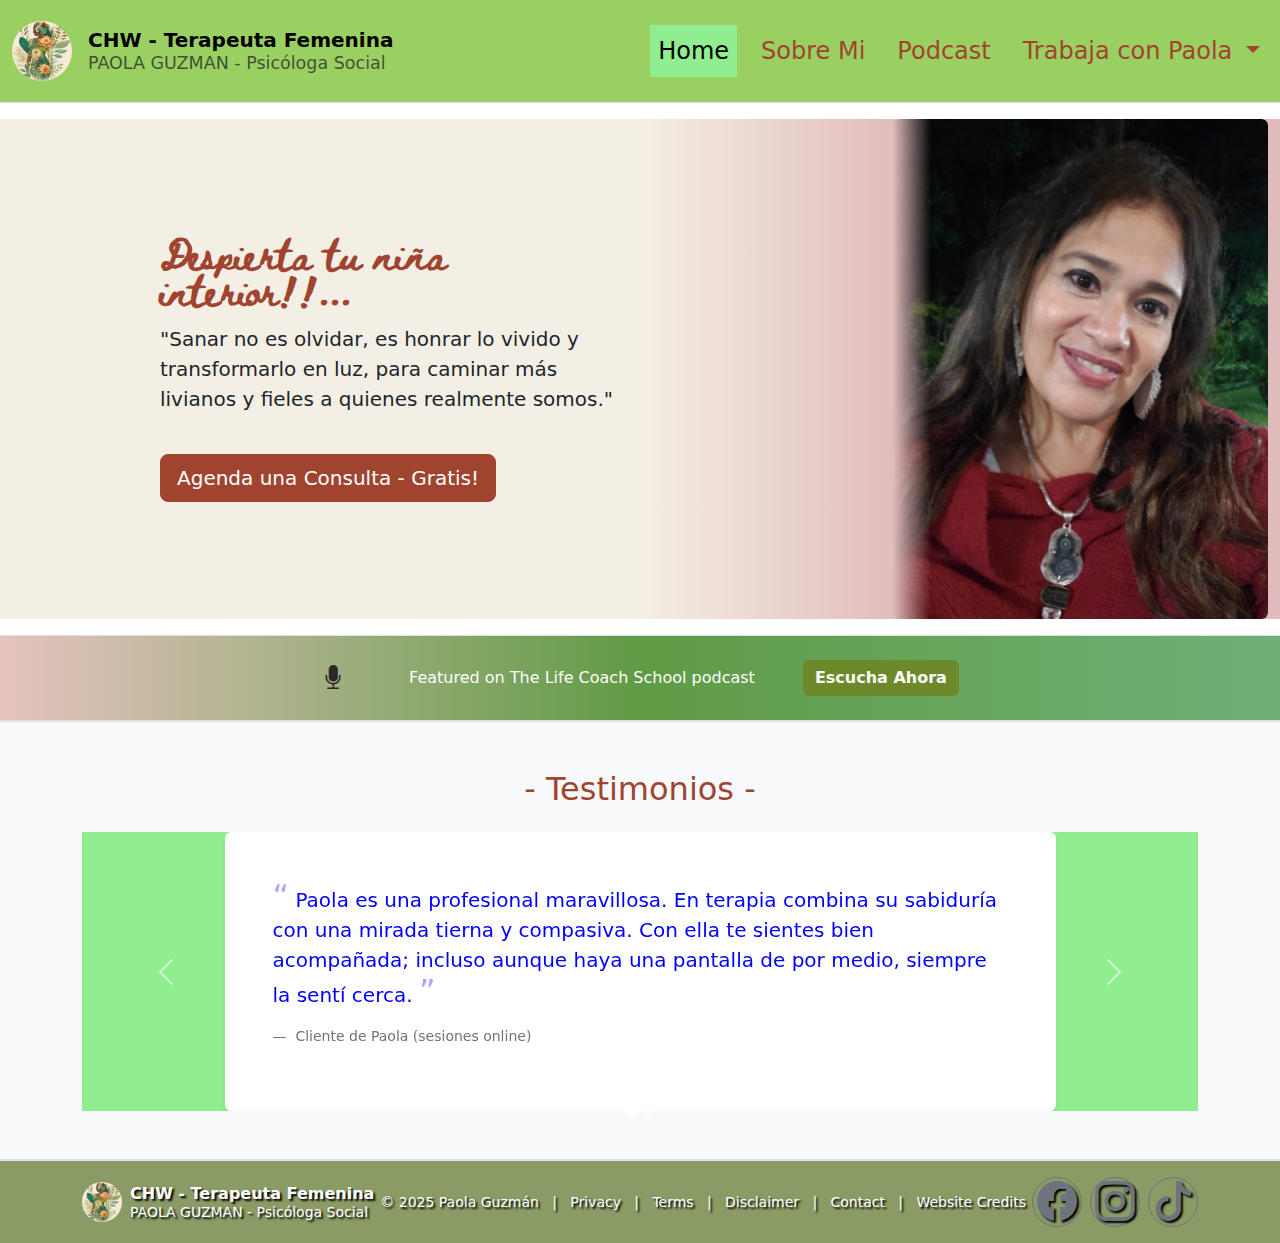
<file: index.html>
<!DOCTYPE html>
<html lang="en">

<head>
    <meta charset="UTF-8">
    <meta name="viewport" content="width=device-width, initial-scale=1.0">
    <title>Paola Guzman - Psicologa Social</title>
    <!-- Meta Open Graph posicionamiento y contenido en redes sociales-->
    <meta property="og:title" content="Paola Guzman - Psicologa Social y Terapeuta Femenina">
    <meta property="og:description" content="Descubre los talleres, sesiones privadas y podcasts de Paola Guzmán. Bienestar emocional, autocuidado y salud mental femenina.">
    <meta property="og:image" content="https://psicologiapaola.netlify.app/images/paolaWeb2.jpg">
    <meta property="og:url" content="https://psicologiapaola.netlify.app/index.html">
    <meta property="og:type" content="website">
    <meta property="og:locale" content="en_US">
    <!-- Meta SEO para posicionamiento en motores de busqueda-->
    <meta name="description" content="Sitio oficial de Paola Guzmán, Psicóloga Social. Explora sus talleres, sesiones grupales y podcasts sobre salud emocional y bienestar.">
    <meta name="keywords" content="Psicologia Social, Bienestar, salud mental, talleres, sesiones, Paola Guzmán, Terapia, Autoestima, Ansiedad, Salud mental Femenina">
    <meta name="author" content="Paola Guzmán"> 
    <meta name="robots" content="index, follow">
        <!-- Bootstrap 5 -->
    <link href="https://cdn.jsdelivr.net/npm/bootstrap@5.3.3/dist/css/bootstrap.min.css" rel="stylesheet">
    <link href="https://cdn.jsdelivr.net/npm/bootstrap-icons@1.11.3/font/bootstrap-icons.css" rel="stylesheet">
    <link href="https://fonts.googleapis.com/css2?family=Beth+Ellen&display=swap" rel="stylesheet">
    <link rel="stylesheet" href="styles/style.css">
    <link rel="icon" type="image/jpg" href="images/PsicologiaPao-icon.jpg">
</head>

<body>
    <header>
        <nav class="navbar navbar-expand-lg navbar-light border-bottom sticky-top barra-nav">
            <div class="container-fluid">
                <button class="navbar-toggler" type="button" data-bs-toggle="collapse" data-bs-target="#mainNav">
                    <span class="navbar-toggler-icon"></span>
                </button>
                <a class="navbar-brand d-flex align-items-center gap-3" href="index.html">
                    <img src="images/PsicologiaPao-icon.jpg" alt="Logo" class="rounded-circle logo">
                    <div class="d-flex flex-column lh-sm">
                        <span class="fw-bold">CHW - Terapeuta Femenina</span>
                        <span class="text-muted small">PAOLA GUZMAN - Psicóloga Social</span>
                    </div>
                </a>
                <div id="mainNav" class="collapse navbar-collapse">
                    <ul class="navbar-nav ms-auto align-items-lg-center gap-lg-3">
                        <li class="nav-item"><a class="nav-link active" href="index.html">Home</a></li>
                        <li class="nav-item"><a class="nav-link" href="sobremi.html">Sobre Mi</a></li>
                        <li class="nav-item"><a class="nav-link" href="podcast.html">Podcast</a></li>
                        <li class="nav-item dropdown">
                            <a class="nav-link dropdown-toggle" href="#" data-bs-toggle="dropdown" id="menuPaola"
                                role="button" aria-expanded="false">
                                Trabaja con Paola
                            </a>
                            <ul class="dropdown-menu" aria-labelledby="menuPaola">
                                <li><a class="dropdown-item" href="sesionprivada.html">Sesion Privada</a></li>
                                <li><a class="dropdown-item" href="sesiongrupal.html">Session Grupal</a></li>
                                <li><a class="dropdown-item" href="talleres.html">Talleres</a></li>
                            </ul>
                        </li>
                    </ul>
                </div>
            </div>
        </nav>
    </header>
    <section class="hero py-3 d-flex justify-content-center">
        <div class="container hero-container">
            <div class="row align-items-center gy-4">
                <div class="col-lg-6 hero-text-container">
                    <h1 class="display-4 fw-bold lh-tight slogan">Despierta tu niña interior!!...</h1>
                    <p class="lead mt-3">"Sanar no es olvidar, es honrar lo vivido y transformarlo en luz, para caminar
                        más livianos y fieles a quienes realmente somos."
                    </p>
                    <a href="contacto.html" class="btn btn-lg mt-4 text-white"
                        style="background-color:#a04430; border-color:#a04430;">
                        Agenda una Consulta - Gratis!
                    </a>

                </div>
                <div class="col-lg-6 text-center hero-photo d-flex justify-content-end">
                    <img src="images/paolaWeb2.jpg" alt="Paola Guzman" class="img-fluid rounded shadow-sm ">
                </div>
            </div>
        </div>
    </section>

    </section>
    <section class="Feature bg-ligth border-bottom border-top d-flex feature-gradient py-4"> <!-- add row-gradient -->
        <div class="container text-center">
            <div class="d-flex flex-column flex-lg-row align-items-center justify-content-center">
                <div class="d-flex align-items-center gap-3 p-7">
                    <span class="podcast-icon d-inline-flex align-items-center justify-content-center">
                        <i class="bi bi-mic-fill fs-4"></i>
                    </span>
                    <p class="px-5 m-0">Featured on The Life Coach School podcast</p>
                </div>
                <a class="btn btn-light px-20 fw-semibold" href="podcast.html">Escucha Ahora</a>
            </div>
        </div>
    </section>
    <!-- TODO TESTIMONIALS -->
    <section class="testimonials bg-light border-bottom border-top py-5">
        <div class="container">
            <div class="row mb-4">
                <div class="col-lg-10 mx-auto text-center">
                    <h2 class="mb-0">- Testimonios -</h2>
                </div>
            </div>

            <div id="testimonialsCarousel" class="carousel slide" data-bs-ride="carousel"
                aria-label="Testimonials carousel">
                <!-- indicators -->
                <div class="carousel-indicators">
                    <button type="button" data-bs-target="#testimonialsCarousel" data-bs-slide-to="0" class="active"
                        aria-current="true" aria-label="Testimonial 1"></button>
                    <button type="button" data-bs-target="#testimonialsCarousel" data-bs-slide-to="1"
                        aria-label="Testimonial 2"></button>
                </div>

                <!-- slides -->
                <div class="carousel-inner">

                    <!-- Slide 1 (ES) -->
                    <div class="carousel-item active">
                        <div class="row justify-content-center">
                            <div class="col-lg-9">
                                <div class="testimonial-card p-4 p-md-5 rounded shadow-sm bg-white">
                                    <figure class="mb-0">
                                        <blockquote class="blockquote fs-5">
                                            <span class="quote-mark">“</span>
                                            Paola es una profesional maravillosa. En terapia combina su
                                            sabiduría con una mirada tierna y compasiva.
                                            Con ella te sientes bien acompañada; incluso aunque haya una
                                            pantalla de por medio, siempre la sentí cerca.
                                            <span class="quote-mark">”</span>
                                        </blockquote>
                                        <figcaption class="blockquote-footer mt-3">
                                            Cliente de Paola (sesiones online)
                                        </figcaption>
                                    </figure>
                                </div>
                            </div>
                        </div>
                    </div>

                    <!-- Slide 2 (EN) -->
                    <div class="carousel-item">
                        <div class="row justify-content-center">
                            <div class="col-lg-9">
                                <div class="testimonial-card p-4 p-md-5 rounded shadow-sm bg-white">
                                    <figure class="mb-0">
                                        <blockquote class="blockquote fs-5">
                                            <span class="quote-mark">“</span>
                                            "Paola helped me work with my emotional and mental challenges.
                                            I are truly grateful for her support. I now have
                                            a renewed interest in my mental health,
                                            as well as a deeper open communication with others."
                                            <span class="quote-mark">”</span>
                                        </blockquote>
                                        <figcaption class="blockquote-footer mt-3">
                                            Coaching Client
                                        </figcaption>
                                    </figure>
                                </div>
                            </div>
                        </div>
                    </div>

                </div>

                <!-- controls -->
                <button class="carousel-control-prev" type="button" data-bs-target="#testimonialsCarousel"
                    data-bs-slide="prev" aria-label="Previous">
                    <span class="carousel-control-prev-icon" aria-hidden="true"></span>
                </button>
                <button class="carousel-control-next" type="button" data-bs-target="#testimonialsCarousel"
                    data-bs-slide="next" aria-label="Next">
                    <span class="carousel-control-next-icon" aria-hidden="true"></span>
                </button>
            </div>
        </div>
    </section>
    <footer class="border-top py-3 footer'bg">
        <div
            class="container d-flex flex-column flex-md-row align-items-center justify-content-between text-white footer-container">

            <!-- Left: Logo + Brand -->
            <a class="navbar-brand d-flex align-items-center gap-2 mb-3 mb-md-0" href="#">
                <img src="images/PsicologiaPao-icon.jpg" alt="Logo" class="rounded-circle"
                    style="width:40px; height:40px;">
                <div class="d-flex flex-column lh-sm">
                    <span class="fw-bold">CHW - Terapeuta Femenina</span>
                    <span class="small">PAOLA GUZMAN - Psicóloga Social</span>
                </div>
            </a>

            <!-- Middle: Links -->
            <div class="small mb-3 mb-md-0 text-white">
                © 2025 Paola Guzmán &nbsp; | &nbsp;
                <a href="#" class="text-decoration-none text-white">Privacy</a> &nbsp; | &nbsp;
                <a href="#" class="text-decoration-none text-white">Terms</a> &nbsp; | &nbsp;
                <a href="#" class="text-decoration-none text-white">Disclaimer</a> &nbsp; | &nbsp;
                <a href="#" class="text-decoration-none text-white">Contact</a> &nbsp; | &nbsp;
                <a href="#" class="text-decoration-none text-white">Website Credits</a>
            </div>

            <!-- Right: Social icons -->
            <div class="d-flex gap-2">
                <a href="#"
                    class="btn btn-outline-secondary btn-md rounded-circle d-flex align-items-center justify-content-center social-facebook"
                    style="width:50px; height:50px;">
                    <i class="bi bi-facebook fs-1"></i>
                </a>
                <a href="#"
                    class="btn btn-outline-secondary btn-md rounded-circle d-flex align-items-center justify-content-center social-instagram"
                    style="width:50px; height:50px;">
                    <i class="bi bi-instagram fs-1"></i>
                </a>
                <a href="#"
                    class="btn btn-outline-secondary btn-md rounded-circle d-flex align-items-center justify-content-center social-instagram"
                    style="width:50px; height:50px;">
                    <i class="bi bi-tiktok fs-1"></i>
                </a>
            </div>

        </div>
    </footer>


    <!-- script the bootstrp -->
    <script src="https://cdn.jsdelivr.net/npm/bootstrap@5.3.3/dist/js/bootstrap.bundle.min.js"></script>
</body>

</html>
</file>
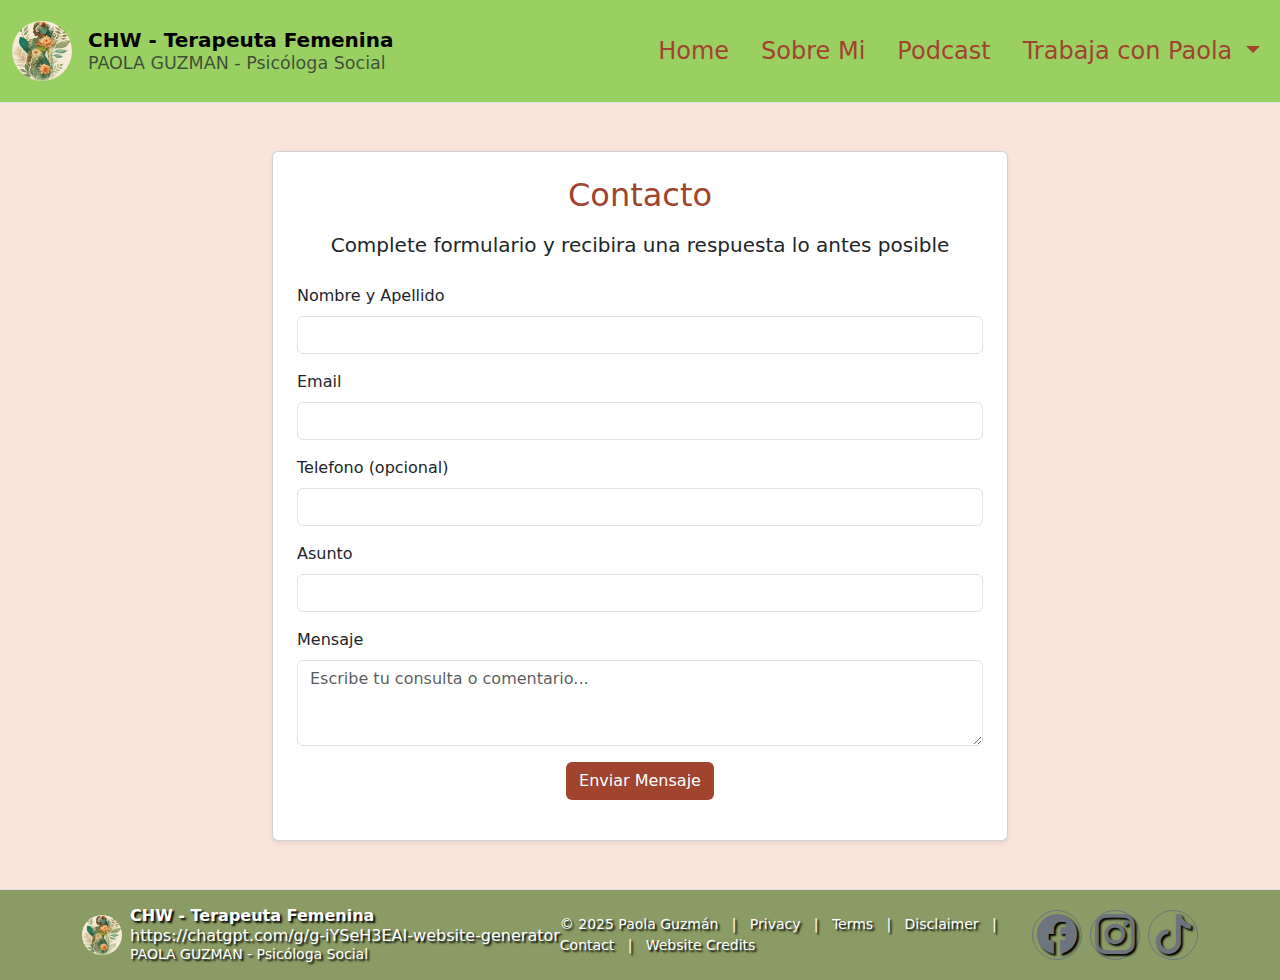
<file: contacto.html>
<!DOCTYPE html>
<html lang="en">

<head>
    <meta charset="UTF-8">
    <meta name="viewport" content="width=device-width, initial-scale=1.0">
    <title>Paola Guzman - Contacto</title>
    <!-- Meta Open Graph posicionamiento y contenido en redes sociales-->
    <meta property="og:title" content="Paola Guzman - Contacto">
    <meta property="og:description" content="Comunicate con Paola, para saber mas de sesiones privadas y grupales">
    <meta property="og:image" content="https://psicologiapaola.netlify.app/images/paolaWeb2.jpg">
    <meta property="og:url" content="https://psicologiapaola.netlify.app/contacto.html">
    <meta property="og:type" content="website">
    <meta property="og:locale" content="en_US">
    <!-- Meta SEO para posicionamiento en motores de busqueda-->
    <meta name="description"
        content="Formulario de contacto para Paola Guzman, Psicologa Social. Envia tus consultas o informacion sobre talleres y sesiones">
    <meta name="keywords"
        content="Psicologia Social, Bienestar, salud mental, talleres, sesiones, Paola Guzmán, Terapia, Autoestima, Ansiedad, Salud mental Femenina, Contacto">
    <meta name="author" content="Paola Guzmán">
    <meta name="robots" content="index, follow">
    <!-- Bootstrap 5 -->
    <link href="https://cdn.jsdelivr.net/npm/bootstrap@5.3.3/dist/css/bootstrap.min.css" rel="stylesheet">
    <link href="https://fonts.googleapis.com/css2?family=Beth+Ellen&family=Permanent+Marker&display=swap"
        rel="stylesheet">
    <link href="https://cdn.jsdelivr.net/npm/bootstrap-icons@1.11.3/font/bootstrap-icons.css" rel="stylesheet">
    <link href="https://fonts.googleapis.com/css2?family=Beth+Ellen&display=swap" rel="stylesheet">
    <link rel="stylesheet" href="styles/style.css">
    <link rel="icon" type="image/jpg" href="images/PsicologiaPao-icon.jpg">
    <script src="scripts/bookpriv.js"></script>


</head>

<body>
    <header>
        <nav class="navbar navbar-expand-lg navbar-light border-bottom sticky-top barra-nav">
            <div class="container-fluid">
                <button class="navbar-toggler" type="button" data-bs-toggle="collapse" data-bs-target="#mainNav">
                    <span class="navbar-toggler-icon"></span>
                </button>
                <a class="navbar-brand d-flex align-items-center gap-3" href="index.html">
                    <img src="images/PsicologiaPao-icon.jpg" alt="Logo" class="rounded-circle logo">
                    <div class="d-flex flex-column lh-sm">
                        <span class="fw-bold">CHW - Terapeuta Femenina</span>
                        <span class="text-muted small">PAOLA GUZMAN - Psicóloga Social</span>
                    </div>
                </a>
                <div id="mainNav" class="collapse navbar-collapse">
                    <ul class="navbar-nav ms-auto align-items-lg-center gap-lg-3">
                        <li class="nav-item"><a class="nav-link" href="index.html">Home</a></li>
                        <li class="nav-item"><a class="nav-link" href="sobremi.html">Sobre Mi</a></li>
                        <li class="nav-item"><a class="nav-link" href="podcast.html">Podcast</a></li>
                        <li class="nav-item dropdown">
                            <a class="nav-link dropdown-toggle" href="sesionprivada.html" data-bs-toggle="dropdown"
                                id="menuPaola" role="button" aria-expanded="false">
                                Trabaja con Paola
                            </a>
                            <ul class="dropdown-menu" aria-labelledby="menuPaola">
                                <li><a class="dropdown-item" href="sesionprivada.html">Sesion Privada</a></li>
                                <li><a class="dropdown-item" href="sesiongrupal.html">Session Grupal</a></li>
                                <li><a class="dropdown-item" href="talleres.html">Talleres</a></li>
                                <li><a class="dropdown-item" href="form-talleres.html">Inscripcion Talleres</a></li>
                            </ul>
                        </li>
                    </ul>
                </div>
            </div>
        </nav>
    </header>
    <main>
        <section class="form-contacto py-5">
            <div class="container">
                <div class="row justify-content-center">
                    <div class="col-lg-8">
                        <div class="card shadow-sm">
                            <div class="card-body p-4">
                                <h2 class="mb-3 text-center">Contacto</h2>
                                <p class="lead text-center mb-4">Complete formulario y recibira una respuesta lo antes
                                    posible</p>

                                <form action="https://api.web3forms.com/submit" id="contactoForm" method="POST">
                                    <input type="hidden" name="access_key" value="ad5980f2-328d-4ff7-b0ca-d069a97b7ad1">
                                    <!-- codigo insertar para botom enviar -->
                                    <div class="mb-3">
                                        <label for="nombre" class="form-label">Nombre y Apellido</label>
                                        <input type="text" class="form-control" id="nombre" name="nombre" required>
                                    </div>
                                    <div class="mb-3">
                                        <label for="email" class="form-label">Email</label>
                                        <input type="email" class="form-control" id="email" name="email" required>
                                    </div>
                                    <div class="mb-3">
                                        <label for="telefono" class="form-label">Telefono (opcional)</label>
                                        <input type="tel" class="form-control" id="telefono" name="telefono">
                                    </div>
                                    <div class="mb-3">
                                        <label for="asunto" class="form-label">Asunto</label>
                                        <input type="text" class="form-control" id="asunto" name="asunto" required>
                                    </div>
                                    <div class="mb-3">
                                        <label for="mensaje" class="form-label">Mensaje</label>
                                        <textarea name="mensaje" id="mensaje" rows="3" placeholder="Escribe tu consulta o comentario..." class="form-control" required></textarea>
                                        <div class="mt-3 d-flex justify-content-center">
                                            <button class="btn btn-enviar" type="submit">Enviar Mensaje</button>
                                        </div>
                                    </div>
                                </form>
                            </div>
                        </div>
                    </div>
                </div>
            </div>

        </section>
    </main>
    <!--FOOTER -->
    <footer class="border-top py-3 footer-bg">
        <div
            class="container d-flex flex-column flex-md-row align-items-center justify-content-between text-white footer-container">

            <!-- Left: Logo + Brand -->
            <a class="navbar-brand d-flex align-items-center gap-2 mb-3 mb-md-0" href="index.html">
                <img src="images/PsicologiaPao-icon.jpg" alt="Logo" class="rounded-circle"
                    style="width:40px; height:40px;">
                <div class="d-flex flex-column lh-sm">
                    <span class="fw-bold">CHW - Terapeuta
                        Femenina</span>https://chatgpt.com/g/g-iYSeH3EAI-website-generator
                    <span class="small">PAOLA GUZMAN - Psicóloga Social</span>
                </div>
            </a>

            <!-- Middle: Links -->
            <div class="small mb-3 mb-md-0 text-white">
                © 2025 Paola Guzmán &nbsp; | &nbsp;
                <a href="#" class="text-decoration-none text-white">Privacy</a> &nbsp; | &nbsp;
                <a href="#" class="text-decoration-none text-white">Terms</a> &nbsp; | &nbsp;
                <a href="#" class="text-decoration-none text-white">Disclaimer</a> &nbsp; | &nbsp;
                <a href="#" class="text-decoration-none text-white">Contact</a> &nbsp; | &nbsp;
                <a href="#" class="text-decoration-none text-white">Website Credits</a>
            </div>

            <!-- Right: Social icons -->
            <div class="d-flex gap-2">
                <a href="#"
                    class="btn btn-outline-secondary btn-md rounded-circle d-flex align-items-center justify-content-center social-facebook"
                    style="width:50px; height:50px;">
                    <i class="bi bi-facebook fs-1"></i>
                </a>
                <a href="#"
                    class="btn btn-outline-secondary btn-md rounded-circle d-flex align-items-center justify-content-center social-instagram"
                    style="width:50px; height:50px;">
                    <i class="bi bi-instagram fs-1"></i>
                </a>
                <a href="#"
                    class="btn btn-outline-secondary btn-md rounded-circle d-flex align-items-center justify-content-center social-instagram"
                    style="width:50px; height:50px;">
                    <i class="bi bi-tiktok fs-1"></i>
                </a>
            </div>

        </div>
    </footer>

    <script src="scripts/podcast-detail.js"></script>
    <!-- script the bootstrp -->
    <script src="https://cdn.jsdelivr.net/npm/bootstrap@5.3.3/dist/js/bootstrap.bundle.min.js"></script>
</body>

</html>
</file>
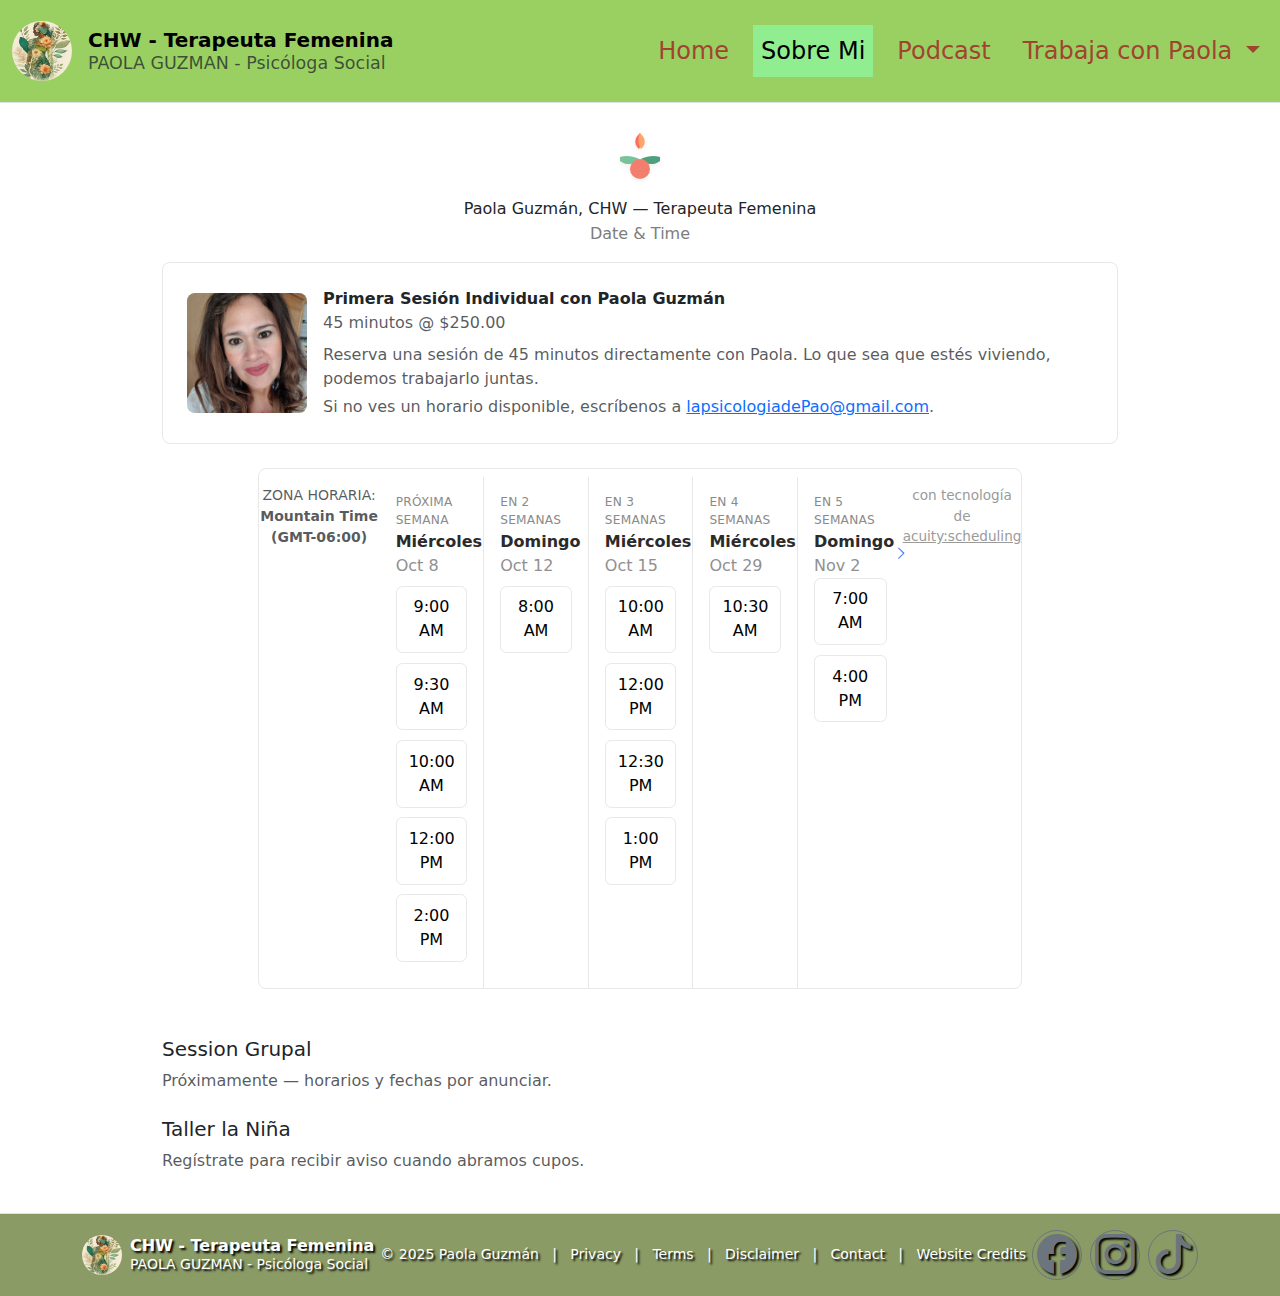
<file: copiaTrabajacon.html>
<!DOCTYPE html>
<html lang="en">

<head>
  <meta charset="UTF-8">
  <meta name="viewport" content="width=device-width, initial-scale=1.0">
  <title>Paola Guzman - Psicologa Social</title>
  <!-- Bootstrap 5 -->
  <link href="https://cdn.jsdelivr.net/npm/bootstrap@5.3.3/dist/css/bootstrap.min.css" rel="stylesheet">
  <link href="https://fonts.googleapis.com/css2?family=Beth+Ellen&family=Permanent+Marker&display=swap" rel="stylesheet">
  <link href="https://cdn.jsdelivr.net/npm/bootstrap-icons@1.11.3/font/bootstrap-icons.css" rel="stylesheet">
  <link rel="preconnect" href="https://fonts.googleapis.com">
  <link rel="preconnect" href="https://fonts.gstatic.com" crossorigin>
  <link href="https://fonts.googleapis.com/css2?family=Permanent+Marker&family=Shadows+Into+Light&display=swap" rel="stylesheet">
  <link rel="stylesheet" href="styles/style.css">
  <link rel="icon" type="image/jpg" href="images/PsicologiaPao-icon.jpg">

  <!-- Scoped styles for the booking section -->
  <style>
    :root {
      --pg-brand: #9ad061;  /* pastel green used across your site */
      --pg-border: #e8e8e8;
    }
    .pg-lotus { width: 64px; height: 64px; display:inline-block; filter: drop-shadow(0 2px 2px rgba(0,0,0,.06)); }
    .pg-subtle { color:#7d7d7d; }
    .pg-card { background:#fff; border:1px solid var(--pg-border); border-radius:.5rem; }
    .pg-photo { width:120px; height:120px; object-fit:cover; border-radius:.5rem; }
    .pg-board { background:#fff; border:1px solid var(--pg-border); border-radius:.5rem; }
    .pg-col { padding:1rem; border-right:1px solid var(--pg-border); }
    .pg-col:last-child { border-right:none; }
    .pg-week { text-transform:uppercase; font-size:.76rem; color:#8a8a8a; letter-spacing:.02em; }
    .pg-day { font-weight:600; color:#2b2b2b; }
    .pg-date { color:#909090; }
    .pg-slot { width:100%; margin-bottom:.6rem; border:1px solid var(--pg-border); background:#fff; border-radius:.4rem; padding:.55rem .75rem; font-weight:500; transition:.15s; }
    .pg-slot:hover { border-color: var(--pg-brand); box-shadow:0 0 0 .2rem rgba(154,208,97,.15); transform: translateY(-1px); }
    .pg-powered { color:#9a9a9a; font-size:.85rem; }
    @media (max-width: 991.98px){
      .pg-col { border-right:none; border-bottom:1px solid var(--pg-border); }
      .pg-col:last-child { border-bottom:none; }
    }
  </style>
</head>

<body>

<header>
  <nav class="navbar navbar-expand-lg navbar-light border-bottom sticky-top barra-nav">
    <div class="container-fluid">
      <button class="navbar-toggler" type="button" data-bs-toggle="collapse" data-bs-target="#mainNav">
        <span class="navbar-toggler-icon"></span>
      </button>
      <a class="navbar-brand d-flex align-items-center gap-3" href="#">
        <img src="images/PsicologiaPao-icon.jpg" alt="Logo" class="rounded-circle logo">
        <div class="d-flex flex-column lh-sm">
          <span class="fw-bold">CHW - Terapeuta Femenina</span>
          <span class="text-muted small">PAOLA GUZMAN - Psicóloga Social</span>
        </div>
      </a>
      <div id="mainNav" class="collapse navbar-collapse">
        <ul class="navbar-nav ms-auto align-items-lg-center gap-lg-3">
          <li class="nav-item"><a class="nav-link" href="index.html">Home</a></li>
          <li class="nav-item"><a class="nav-link active" href="sobremi.html">Sobre Mi</a></li>
          <li class="nav-item"><a class="nav-link" href="podcast.html">Podcast</a></li>
          <li class="nav-item dropdown">
            <a class="nav-link dropdown-toggle" href="trabajaconPaola.html" data-bs-toggle="dropdown"
               id="menuPaola" role="button" aria-expanded="false">
              Trabaja con Paola
            </a>
            <ul class="dropdown-menu" aria-labelledby="menuPaola">
              <li><a class="dropdown-item" href="#privada">Session Privada</a></li>
              <li><a class="dropdown-item" href="#grupal">Session Grupal</a></li>
              <li><a class="dropdown-item" href="#taller">Taller la Niña</a></li>
            </ul>
          </li>
        </ul>
      </div>
    </div>
  </nav>
</header>

<!-- ============ INSERTED BOOKING CONTENT ============ -->
<main class="py-4">
  <!-- Top mark + title like the example -->
  <section class="text-center mb-3">
    <!-- simple lotus-like SVG -->
    <svg class="pg-lotus" viewBox="0 0 64 64" xmlns="http://www.w3.org/2000/svg" aria-hidden="true">
      <path fill="#ff6d5e" d="M32 6c4 9-1 16-1 16S22 15 32 6z"/>
      <path fill="#ffa46b" d="M32 6c-4 9 1 16 1 16s9-7-1-16z"/>
      <path fill="#79c39b" d="M12 30c10-3 19 2 19 2s-8 10-19 2z"/>
      <path fill="#4ea07a" d="M52 30c-10-3-19 2-19 2s8 10 19 2z"/>
      <circle cx="32" cy="42" r="10" fill="#f47e6d"/>
    </svg>

    <h1 class="h6 mt-2 mb-1">Paola Guzmán, CHW — Terapeuta Femenina</h1>
    <div class="pg-subtle">Date &amp; Time</div>
  </section>

  <div class="container" style="max-width: 980px;">
    <!-- Appointment card -->
    <section id="privada" class="pg-card p-3 p-md-4 mb-4">
      <div class="row g-3 align-items-center">
        <div class="col-auto">
          <img src="images/paolaWeb4.jpg" alt="Paola Guzmán" class="pg-photo">
        </div>
        <div class="col">
          <div class="fw-semibold">Primera Sesión Individual con Paola Guzmán</div>
          <div class="text-muted">45 minutos @ $250.00</div>
          <p class="mb-1 mt-2 medium text-muted">
            Reserva una sesión de 45 minutos directamente con Paola. Lo que sea que estés viviendo,
            podemos trabajarlo juntas.
          </p>
          <p class="mb-0 medium text-muted">
            Si no ves un horario disponible, escríbenos a
            <a href="mailto:lapsicologiadePao@gmail.com">lapsicologiadePao@gmail.com</a>.
          </p>
        </div>
      </div>
    </section>

    <!-- Schedule grid -->
    <section class="pg-board">
      <div class="text-center small text-muted pt-3">
        ZONA HORARIA: <span class="fw-semibold">Mountain Time (GMT-06:00)</span>
      </div>

      <div class="row row-cols-1 row-cols-lg-5 g-0 mt-2">
        <div class="col pg-col">
          <div class="pg-week">Próxima semana</div>
          <div class="pg-day">Miércoles</div>
          <div class="pg-date mb-2">Oct 8</div>
          <button class="pg-slot">9:00 AM</button>
          <button class="pg-slot">9:30 AM</button>
          <button class="pg-slot">10:00 AM</button>
          <button class="pg-slot">12:00 PM</button>
          <button class="pg-slot">2:00 PM</button>
        </div>

        <div class="col pg-col">
          <div class="pg-week">En 2 semanas</div>
          <div class="pg-day">Domingo</div>
          <div class="pg-date mb-2">Oct 12</div>
          <button class="pg-slot">8:00 AM</button>
        </div>

        <div class="col pg-col">
          <div class="pg-week">En 3 semanas</div>
          <div class="pg-day">Miércoles</div>
          <div class="pg-date mb-2">Oct 15</div>
          <button class="pg-slot">10:00 AM</button>
          <button class="pg-slot">12:00 PM</button>
          <button class="pg-slot">12:30 PM</button>
          <button class="pg-slot">1:00 PM</button>
        </div>

        <div class="col pg-col">
          <div class="pg-week">En 4 semanas</div>
          <div class="pg-day">Miércoles</div>
          <div class="pg-date mb-2">Oct 29</div>
          <button class="pg-slot">10:30 AM</button>
        </div>

        <div class="col pg-col">
          <div class="pg-week">En 5 semanas</div>
          <div class="d-flex align-items-center justify-content-between">
            <div>
              <div class="pg-day">Domingo</div>
              <div class="pg-date">Nov 2</div>
            </div>
            <a class="text-decoration-none small" href="#" aria-label="Siguiente semana">
              <i class="bi bi-chevron-right"></i>
            </a>
          </div>
          <button class="pg-slot">7:00 AM</button>
          <button class="pg-slot">4:00 PM</button>
        </div>
      </div>

      <div class="text-center py-3 pg-powered">
        con tecnología de <span class="text-decoration-underline">acuity:scheduling</span>
      </div>
    </section>

    <!-- Anchors for other dropdown options -->
    <section id="grupal" class="mt-5">
      <h2 class="h5">Session Grupal</h2>
      <p class="text-muted">Próximamente — horarios y fechas por anunciar.</p>
    </section>

    <section id="taller" class="mt-4">
      <h2 class="h5">Taller la Niña</h2>
      <p class="text-muted">Regístrate para recibir aviso cuando abramos cupos.</p>
    </section>
  </div>
</main>
<!-- ============ END INSERTED BOOKING CONTENT ============ -->

<footer class="border-top py-3 footer'bg">
  <div
    class="container d-flex flex-column flex-md-row align-items-center justify-content-between text-white footer-container">

    <!-- Left: Logo + Brand -->
    <a class="navbar-brand d-flex align-items-center gap-2 mb-3 mb-md-0" href="#">
      <img src="images/PsicologiaPao-icon.jpg" alt="Logo" class="rounded-circle"
           style="width:40px; height:40px;">
      <div class="d-flex flex-column lh-sm">
        <span class="fw-bold">CHW - Terapeuta Femenina</span>
        <span class="small">PAOLA GUZMAN - Psicóloga Social</span>
      </div>
    </a>

    <!-- Middle: Links -->
    <div class="small mb-3 mb-md-0 text-white">
      © 2025 Paola Guzmán &nbsp; | &nbsp;
      <a href="#" class="text-decoration-none text-white">Privacy</a> &nbsp; | &nbsp;
      <a href="#" class="text-decoration-none text-white">Terms</a> &nbsp; | &nbsp;
      <a href="#" class="text-decoration-none text-white">Disclaimer</a> &nbsp; | &nbsp;
      <a href="#" class="text-decoration-none text-white">Contact</a> &nbsp; | &nbsp;
      <a href="#" class="text-decoration-none text-white">Website Credits</a>
    </div>

    <!-- Right: Social icons -->
    <div class="d-flex gap-2">
      <a href="#"
         class="btn btn-outline-secondary btn-md rounded-circle d-flex align-items-center justify-content-center social-facebook"
         style="width:50px; height:50px;">
        <i class="bi bi-facebook fs-1"></i>
      </a>
      <a href="#"
         class="btn btn-outline-secondary btn-md rounded-circle d-flex align-items-center justify-content-center social-instagram"
         style="width:50px; height:50px;">
        <i class="bi bi-instagram fs-1"></i>
      </a>
      <a href="#"
         class="btn btn-outline-secondary btn-md rounded-circle d-flex align-items-center justify-content-center social-instagram"
         style="width:50px; height:50px;">
        <i class="bi bi-tiktok fs-1"></i>
      </a>
    </div>

  </div>
</footer>

<!-- Bootstrap JS -->
<script src="https://cdn.jsdelivr.net/npm/bootstrap@5.3.3/dist/js/bootstrap.bundle.min.js"></script>

<!-- Optional: click handler for slots (replace with your booking link) -->
<script>
  document.querySelectorAll('.pg-slot').forEach(btn=>{
    btn.addEventListener('click', ()=>{
      // Replace with your real checkout URL:
      // window.location.href = 'https://tu-enlace-de-reserva.com?hora=' + encodeURIComponent(btn.textContent.trim());
      alert('Reserva para: ' + btn.textContent.trim());
    });
  });
</script>

</body>
</html>
</file>
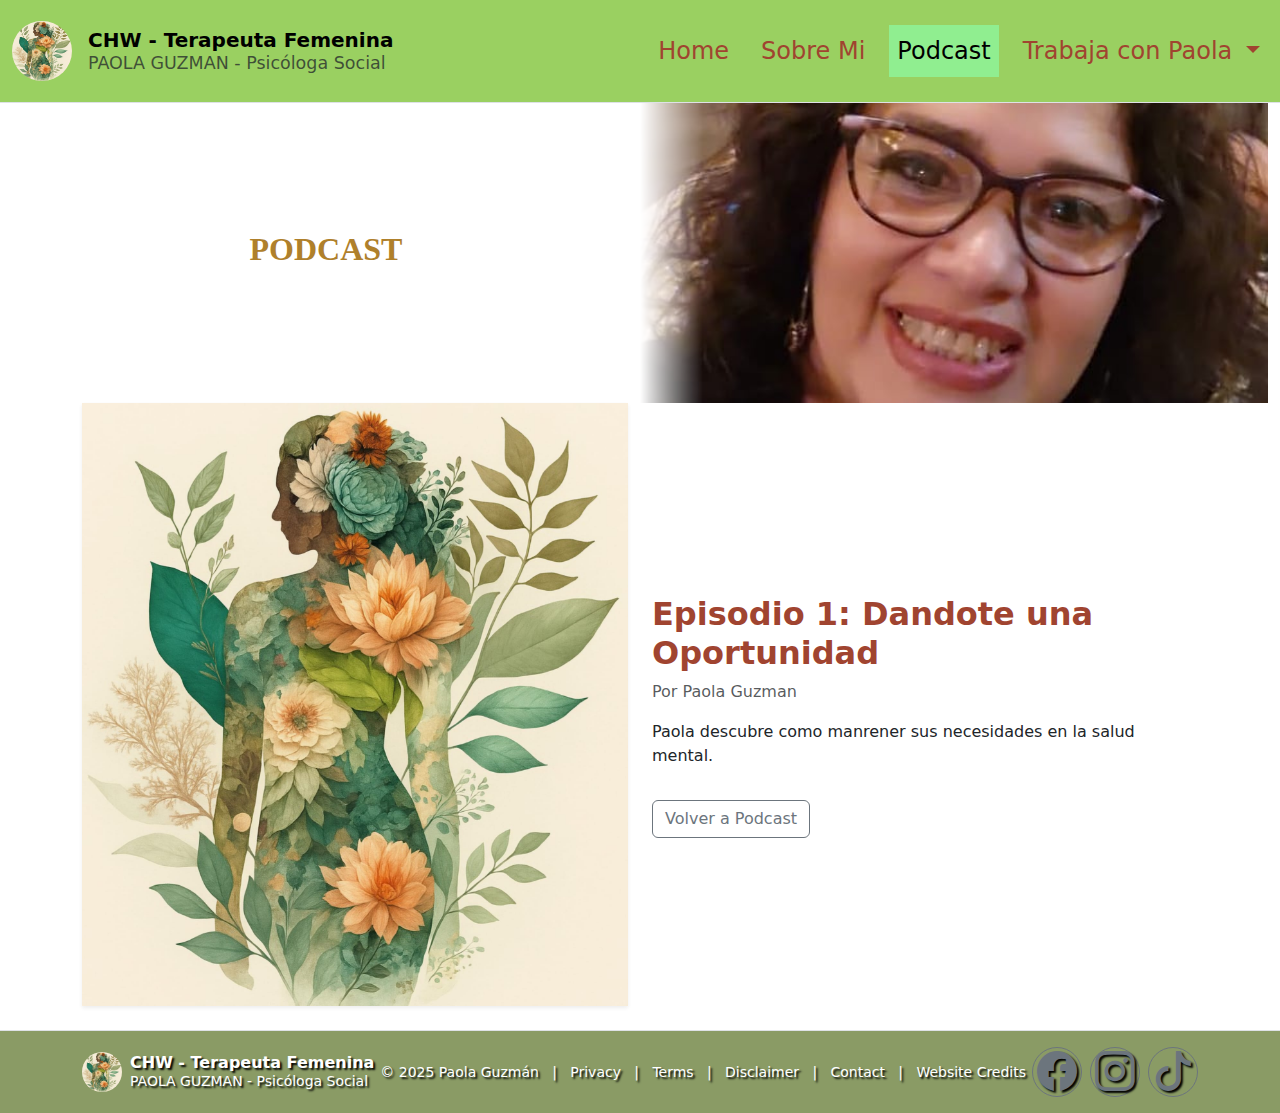
<file: podcast-detail.html>
<!DOCTYPE html>
<html lang="en">

<head>
    <meta charset="UTF-8">
    <meta name="viewport" content="width=device-width, initial-scale=1.0">
    <title>Paola Guzman - Psicologa Social</title>
    <!-- Bootstrap 5 -->
    <link href="https://cdn.jsdelivr.net/npm/bootstrap@5.3.3/dist/css/bootstrap.min.css" rel="stylesheet">
    <link href="https://fonts.googleapis.com/css2?family=Beth+Ellen&family=Permanent+Marker&display=swap"
        rel="stylesheet">
    <link href="https://cdn.jsdelivr.net/npm/bootstrap-icons@1.11.3/font/bootstrap-icons.css" rel="stylesheet">
    <link href="https://fonts.googleapis.com/css2?family=Beth+Ellen&display=swap" rel="stylesheet">
    <link rel="stylesheet" href="styles/style.css">
    <link rel="icon" type="image/jpg" href="images/PsicologiaPao-icon.jpg">

</head>

<body>
    <header>
        <nav class="navbar navbar-expand-lg navbar-light border-bottom sticky-top barra-nav">
            <div class="container-fluid">
                <button class="navbar-toggler" type="button" data-bs-toggle="collapse" data-bs-target="#mainNav">
                    <span class="navbar-toggler-icon"></span>
                </button>
                <a class="navbar-brand d-flex align-items-center gap-3" href="#">
                    <img src="images/PsicologiaPao-icon.jpg" alt="Logo" class="rounded-circle logo">
                    <div class="d-flex flex-column lh-sm">
                        <span class="fw-bold">CHW - Terapeuta Femenina</span>
                        <span class="text-muted small">PAOLA GUZMAN - Psicóloga Social</span>
                    </div>
                </a>
                <div id="mainNav" class="collapse navbar-collapse">
                    <ul class="navbar-nav ms-auto align-items-lg-center gap-lg-3">
                        <li class="nav-item"><a class="nav-link" href="index.html">Home</a></li>
                        <li class="nav-item"><a class="nav-link" href="sobremi.html">Sobre Mi</a></li>
                        <li class="nav-item"><a class="nav-link active" href="#">Podcast</a></li>
                        <li class="nav-item dropdown">
                            <a class="nav-link dropdown-toggle" href="#" data-bs-toggle="dropdown" id="menuPaola"
                                role="button" aria-expanded="false">
                                Trabaja con Paola
                            </a>
                            <ul class="dropdown-menu" aria-labelledby="menuPaola">
                                <li><a class="dropdown-item" href="#">Session Privada</a></li>
                                <li><a class="dropdown-item" href="#">Session Grupal</a></li>
                                <li><a class="dropdown-item" href="#">Taller la Niña</a></li>
                            </ul>
                        </li>
                    </ul>
                </div>
            </div>
        </nav>
    </header>
    <main>
        <section class="podcast-hero d-flex align-items-center">
            <div class="container-fluid">
                <div class="row g-0 align-items-stretch">
                    <div class="podcast-left col-lg-6 d-flex justify-content-center align-items-center">
                        <h2 class="fw-bold"><span class="paola-name">PODCAST</span></h2>
                    </div>
                    <div class="col-lg-6">
                        <img class="img-fluid object-fit-cover podcast-hero-img" src="images/PaolaWeb.jpg"
                            alt="paola guzman podcast-hero">
                    </div>
                </div>
            </div>
        </section>
        <section>
            <div class="container">
                <!--episodio-podcast 1 -linking-->
                <div id="ep1" class="episode d-none">
                    <div class="row align-items-center">
                        <div class="col-lg-6 mb-4">
                            <img src="images/PsicologiaPao-icon.jpg" alt="episode 1" class="img-fluid shadow-sm">
                        </div>
                        <div class="col-lg-6">
                            <h2 class="fw-bold">Episodio 1: Dandote una Oportunidad</h2>
                            <p class="text-muted">
                                Por Paola Guzman
                            </p>
                            <p>
                                Paola descubre como manrener sus necesidades en la salud mental.
                            </p>
                            <a href="podcast.html" class="btn btn-outline-secondary mt-3">Volver a Podcast</a>
                        </div>
                    </div>
                </div>

                <!--episodio-podcast 2 -linking-->
                <div id="ep2" class="episode d-none">
                    <div class="row align-items-center">
                        <div class="col-lg-6 mb-4">
                            <img src="images/PsicologiaPao-icon.jpg" alt="episode 2" class="img-fluid shadow-sm">
                        </div>
                        <div class="col-lg-6">
                            <h2 class="fw-bold">Episodio 2: Paola's Top 10</h2>
                            <p class="text-muted">
                                Por Paola Guzman
                            </p>
                            <p>
                                Paola descubre como manrener sus necesidades en la salud mental.
                            </p>
                            <a href="podcast.html" class="btn btn-outline-secondary mt-3">Volver a Podcast</a>
                        </div>
                    </div>
                </div>
                <!--episodio-podcast 3 -linking-->
                <div id="ep3" class="episode d-none">
                    <div class="row align-items-center">
                        <div class="col-lg-6 mb-4">
                            <img src="images/PsicologiaPao-icon.jpg" alt="episode 3" class="img-fluid shadow-sm">
                        </div>
                        <div class="col-lg-6">
                            <h2 class="fw-bold">Episodio 3: Thriving Relationships</h2>
                            <p class="text-muted">
                                Por Paola Guzman
                            </p>
                            <p>
                                Paola descubre como manrener sus necesidades en la salud mental.
                            </p>
                            <a href="podcast.html" class="btn btn-outline-secondary mt-3">Volver a Podcast</a>
                        </div>
                    </div>
                </div>

            </div>
        </section>
    </main>
    <!--FOOTER -->
    <footer class="border-top py-3 footer-bg">
        <div
            class="container d-flex flex-column flex-md-row align-items-center justify-content-between text-white footer-container">

            <!-- Left: Logo + Brand -->
            <a class="navbar-brand d-flex align-items-center gap-2 mb-3 mb-md-0" href="#">
                <img src="images/PsicologiaPao-icon.jpg" alt="Logo" class="rounded-circle"
                    style="width:40px; height:40px;">
                <div class="d-flex flex-column lh-sm">
                    <span class="fw-bold">CHW - Terapeuta Femenina</span>
                    <span class="small">PAOLA GUZMAN - Psicóloga Social</span>
                </div>
            </a>

            <!-- Middle: Links -->
            <div class="small mb-3 mb-md-0 text-white">
                © 2025 Paola Guzmán &nbsp; | &nbsp;
                <a href="#" class="text-decoration-none text-white">Privacy</a> &nbsp; | &nbsp;
                <a href="#" class="text-decoration-none text-white">Terms</a> &nbsp; | &nbsp;
                <a href="#" class="text-decoration-none text-white">Disclaimer</a> &nbsp; | &nbsp;
                <a href="#" class="text-decoration-none text-white">Contact</a> &nbsp; | &nbsp;
                <a href="#" class="text-decoration-none text-white">Website Credits</a>
            </div>

            <!-- Right: Social icons -->
            <div class="d-flex gap-2">
                <a href="#"
                    class="btn btn-outline-secondary btn-md rounded-circle d-flex align-items-center justify-content-center social-facebook"
                    style="width:50px; height:50px;">
                    <i class="bi bi-facebook fs-1"></i>
                </a>
                <a href="#"
                    class="btn btn-outline-secondary btn-md rounded-circle d-flex align-items-center justify-content-center social-instagram"
                    style="width:50px; height:50px;">
                    <i class="bi bi-instagram fs-1"></i>
                </a>
                <a href="#"
                    class="btn btn-outline-secondary btn-md rounded-circle d-flex align-items-center justify-content-center social-instagram"
                    style="width:50px; height:50px;">
                    <i class="bi bi-tiktok fs-1"></i>
                </a>
            </div>

        </div>
    </footer>

    <script src="scripts/podcast-detail.js"></script>
    <!-- script the bootstrp -->
    <script src="https://cdn.jsdelivr.net/npm/bootstrap@5.3.3/dist/js/bootstrap.bundle.min.js"></script>
</body>

</html>
</file>
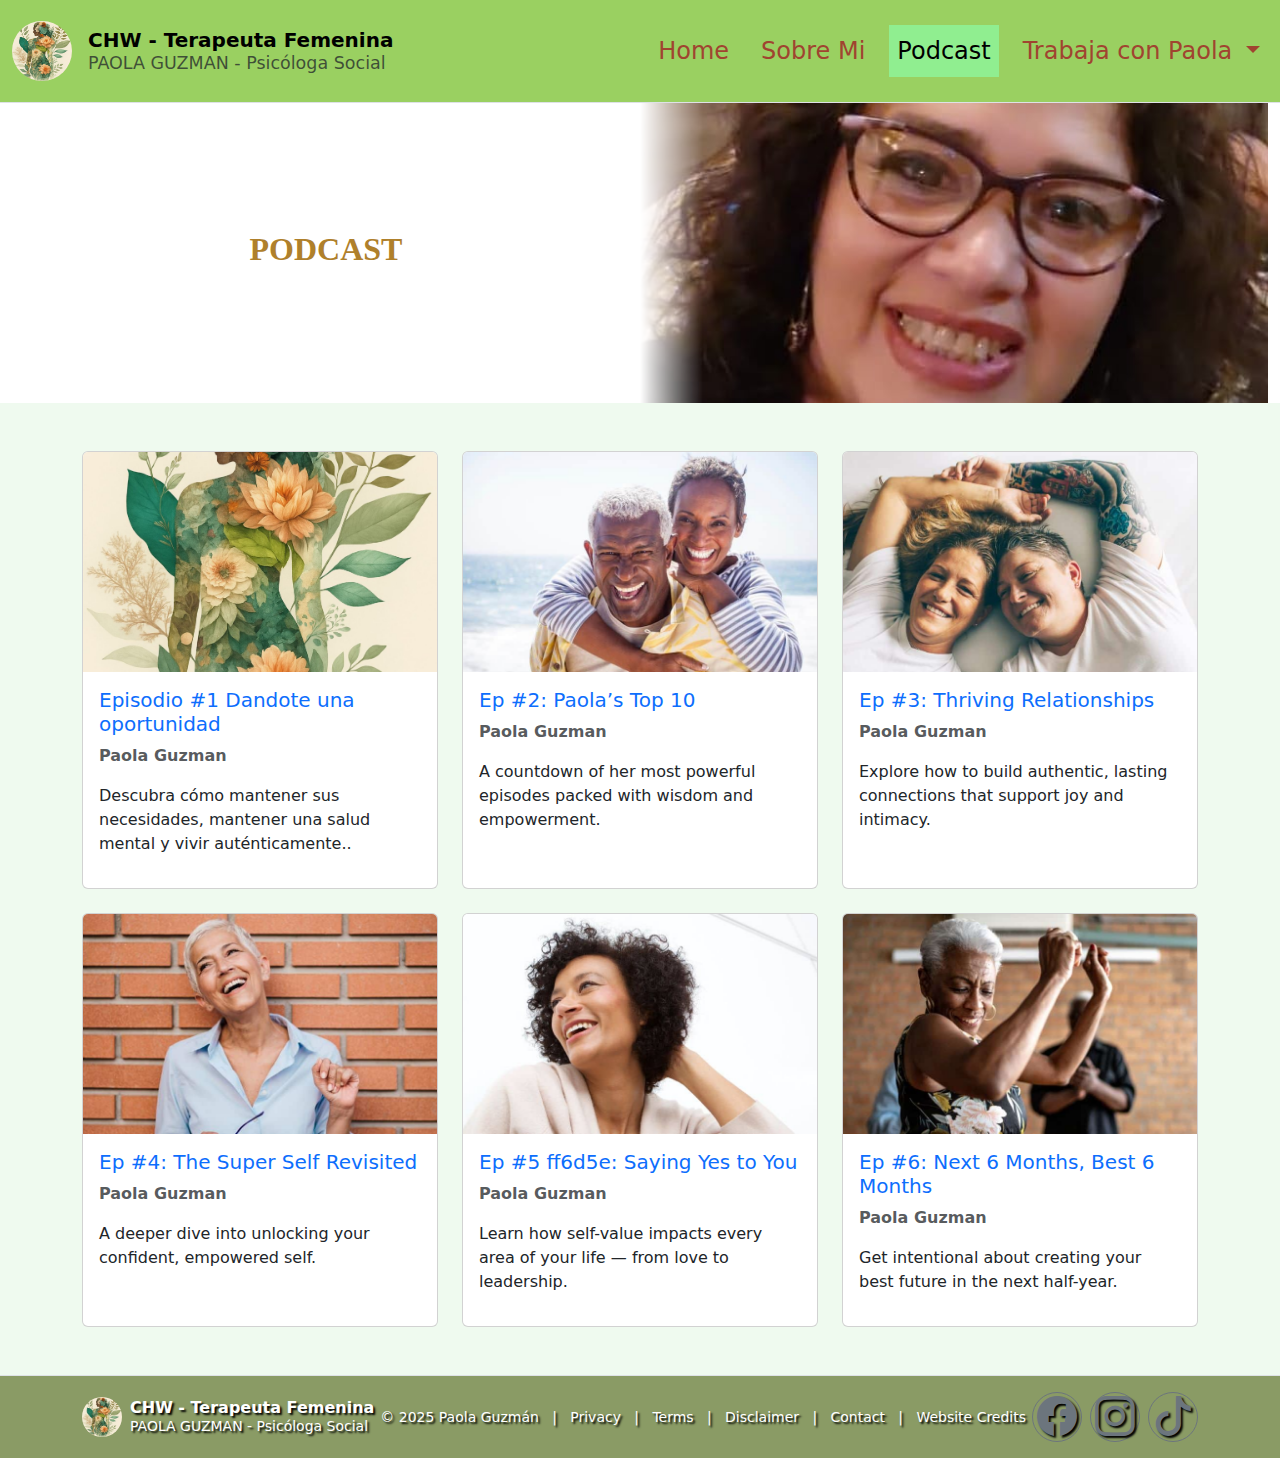
<file: podcast.html>
<!DOCTYPE html>
<html lang="en">

<head>
    <meta charset="UTF-8">
    <meta name="viewport" content="width=device-width, initial-scale=1.0">
    <title>Paola Guzman - Psicologa Social</title>
    <!-- Bootstrap 5 -->
    <link href="https://cdn.jsdelivr.net/npm/bootstrap@5.3.3/dist/css/bootstrap.min.css" rel="stylesheet">
    <link href="https://fonts.googleapis.com/css2?family=Beth+Ellen&family=Permanent+Marker&display=swap"
        rel="stylesheet">
    <link href="https://cdn.jsdelivr.net/npm/bootstrap-icons@1.11.3/font/bootstrap-icons.css" rel="stylesheet">
    <link href="https://fonts.googleapis.com/css2?family=Beth+Ellen&display=swap" rel="stylesheet">
    <link rel="stylesheet" href="styles/style.css">
    <link rel="icon" type="image/jpg" href="images/PsicologiaPao-icon.jpg">

</head>

<body>
    <header>
        <nav class="navbar navbar-expand-lg navbar-light border-bottom sticky-top barra-nav">
            <div class="container-fluid">
                <button class="navbar-toggler" type="button" data-bs-toggle="collapse" data-bs-target="#mainNav">
                    <span class="navbar-toggler-icon"></span>
                </button>
                <a class="navbar-brand d-flex align-items-center gap-3" href="#">
                    <img src="images/PsicologiaPao-icon.jpg" alt="Logo" class="rounded-circle logo">
                    <div class="d-flex flex-column lh-sm">
                        <span class="fw-bold">CHW - Terapeuta Femenina</span>
                        <span class="text-muted small">PAOLA GUZMAN - Psicóloga Social</span>
                    </div>
                </a>
                <div id="mainNav" class="collapse navbar-collapse">
                    <ul class="navbar-nav ms-auto align-items-lg-center gap-lg-3">
                        <li class="nav-item"><a class="nav-link" href="index.html">Home</a></li>
                        <li class="nav-item"><a class="nav-link" href="sobremi.html">Sobre Mi</a></li>
                        <li class="nav-item"><a class="nav-link active" href="#">Podcast</a></li>
                        <li class="nav-item dropdown">
                            <a class="nav-link dropdown-toggle" href="#" data-bs-toggle="dropdown" id="menuPaola"
                                role="button" aria-expanded="false">
                                Trabaja con Paola
                            </a>
                            <ul class="dropdown-menu" aria-labelledby="menuPaola">
                                <li><a class="dropdown-item" href="#">Session Privada</a></li>
                                <li><a class="dropdown-item" href="#">Session Grupal</a></li>
                                <li><a class="dropdown-item" href="#">Taller la Niña</a></li>
                            </ul>
                        </li>
                    </ul>
                </div>
            </div>
        </nav>
    </header>
    <main>
        <section class="podcast-hero d-flex align-items-center">
            <div class="container-fluid">
                <div class="row g-0 align-items-stretch">
                    <div class="podcast-left col-lg-6 d-flex justify-content-center align-items-center">
                        <h2 class="fw-bold"><span class="paola-name">PODCAST</span></h2>
                    </div>
                    <div class="col-lg-6">
                        <img class="img-fluid object-fit-cover podcast-hero-img" src="images/PaolaWeb.jpg"
                            alt="paola guzman podcast-hero">
                    </div>
                </div>
            </div>
        </section>
        <section class="py-5 bg-pastel-green">
            <div class="container">
                <div class="row g-4">
                    <!-- Card 1 -->
                    <div class="col-md-6 col-lg-4">
                        <div class="card h-100">
                            <img src="images/PsicologiaPao-icon.jpg" class="card-img-top" alt="podcast 1">
                            <div class="card-body">
                                <h5 class="card-title text-primary">Episodio #1 Dandote una oportunidad</h5>
                                <p class="fw-semibold text-muted">Paola Guzman</p>
                                <p>Descubra cómo mantener sus necesidades, mantener una salud mental y vivir
                                    auténticamente..</p>
                                <a href="podcast-detail.html?id=1" class="stretched-link"></a>
                            </div>
                        </div>
                    </div>
                    <!-- Card 2 -->
                    <div class="col-md-6 col-lg-4">
                        <div class="card h-100">
                            <img src="images/podcast1.jpg" class="card-img-top" alt="podcast 2">
                            <div class="card-body">
                                <h5 class="card-title text-primary">Ep #2: Paola’s Top 10</h5>
                                <p class="fw-semibold text-muted">Paola Guzman</p>
                                <p>A countdown of her most powerful episodes packed with wisdom and empowerment.</p>
                                <a href="podcast-detail.html?id=2" class="stretched-link"></a>
                            </div>
                        </div>
                    </div>
                    <!-- Card 3 -->
                    <div class="col-md-6 col-lg-4">
                        <div class="card h-100">
                            <img src="images/podcast2.jpg" class="card-img-top" alt="podcast 3">
                            <div class="card-body">
                                <h5 class="card-title text-primary">Ep #3: Thriving Relationships</h5>
                                <p class="fw-semibold text-muted">Paola Guzman</p>
                                <p>Explore how to build authentic, lasting connections that support joy and intimacy.
                                </p>
                                <a href="podcast-detail.html?id=3" class="stretched-link"></a>
                            </div>
                        </div>
                    </div>
                    <!-- Card 4 -->
                    <div class="col-md-6 col-lg-4">
                        <div class="card h-100">
                            <img src="images/podcast3.jpg" class="card-img-top" alt="podcast 4">
                            <div class="card-body">
                                <h5 class="card-title text-primary">Ep #4: The Super Self Revisited</h5>
                                <p class="fw-semibold text-muted">Paola Guzman</p>
                                <p>A deeper dive into unlocking your confident, empowered self.</p>
                                <a href="podcast-detail.html?id=4" class="stretched-link"></a>
                            </div>
                        </div>
                    </div>
                    <!-- Card 5 -->
                    <div class="col-md-6 col-lg-4">
                        <div class="card h-100">
                            <img src="images/podcast4.jpg" class="card-img-top" alt="podcast 5">
                            <div class="card-body">
                                <h5 class="card-title text-primary">Ep #5 ff6d5e: Saying Yes to You</h5>
                                <p class="fw-semibold text-muted">Paola Guzman</p>
                                <p>Learn how self-value impacts every area of your life — from love to leadership.</p>
                                <a href="podcast-detail.html?id=5" class="stretched-link"></a>
                            </div>
                        </div>
                    </div>
                    <!-- Card 6 -->
                    <div class="col-md-6 col-lg-4">
                        <div class="card h-100">
                            <img src="images/podcast6.jpg" class="card-img-top" alt="podcast 6">
                            <div class="card-body">
                                <h5 class="card-title text-primary">Ep #6: Next 6 Months, Best 6 Months</h5>
                                <p class="fw-semibold text-muted">Paola Guzman</p>
                                <p>Get intentional about creating your best future in the next half-year.</p>
                                <a href="podcast-detail.html?id=6" class="stretched-link"></a>
                            </div>
                        </div>
                    </div>
                </div> <!-- .row -->
            </div> <!-- .container -->
        </section>
    </main>
    <!--FOOTER -->
    <footer class="border-top py-3 footer-bg">
        <div
            class="container d-flex flex-column flex-md-row align-items-center justify-content-between text-white footer-container">

            <!-- Left: Logo + Brand -->
            <a class="navbar-brand d-flex align-items-center gap-2 mb-3 mb-md-0" href="#">
                <img src="images/PsicologiaPao-icon.jpg" alt="Logo" class="rounded-circle"
                    style="width:40px; height:40px;">
                <div class="d-flex flex-column lh-sm">
                    <span class="fw-bold">CHW - Terapeuta Femenina</span>
                    <span class="small">PAOLA GUZMAN - Psicóloga Social</span>
                </div>
            </a>

            <!-- Middle: Links -->
            <div class="small mb-3 mb-md-0 text-white">
                © 2025 Paola Guzmán &nbsp; | &nbsp;
                <a href="#" class="text-decoration-none text-white">Privacy</a> &nbsp; | &nbsp;
                <a href="#" class="text-decoration-none text-white">Terms</a> &nbsp; | &nbsp;
                <a href="#" class="text-decoration-none text-white">Disclaimer</a> &nbsp; | &nbsp;
                <a href="#" class="text-decoration-none text-white">Contact</a> &nbsp; | &nbsp;
                <a href="#" class="text-decoration-none text-white">Website Credits</a>
            </div>

            <!-- Right: Social icons -->
            <div class="d-flex gap-2">
                <a href="#"
                    class="btn btn-outline-secondary btn-md rounded-circle d-flex align-items-center justify-content-center social-facebook"
                    style="width:50px; height:50px;">
                    <i class="bi bi-facebook fs-1"></i>
                </a>
                <a href="#"
                    class="btn btn-outline-secondary btn-md rounded-circle d-flex align-items-center justify-content-center social-instagram"
                    style="width:50px; height:50px;">
                    <i class="bi bi-instagram fs-1"></i>
                </a>
                <a href="#"
                    class="btn btn-outline-secondary btn-md rounded-circle d-flex align-items-center justify-content-center social-instagram"
                    style="width:50px; height:50px;">
                    <i class="bi bi-tiktok fs-1"></i>
                </a>
            </div>

        </div>
    </footer>


    <!-- script the bootstrp -->
    <script src="https://cdn.jsdelivr.net/npm/bootstrap@5.3.3/dist/js/bootstrap.bundle.min.js"></script>
</body>

</html>
</file>
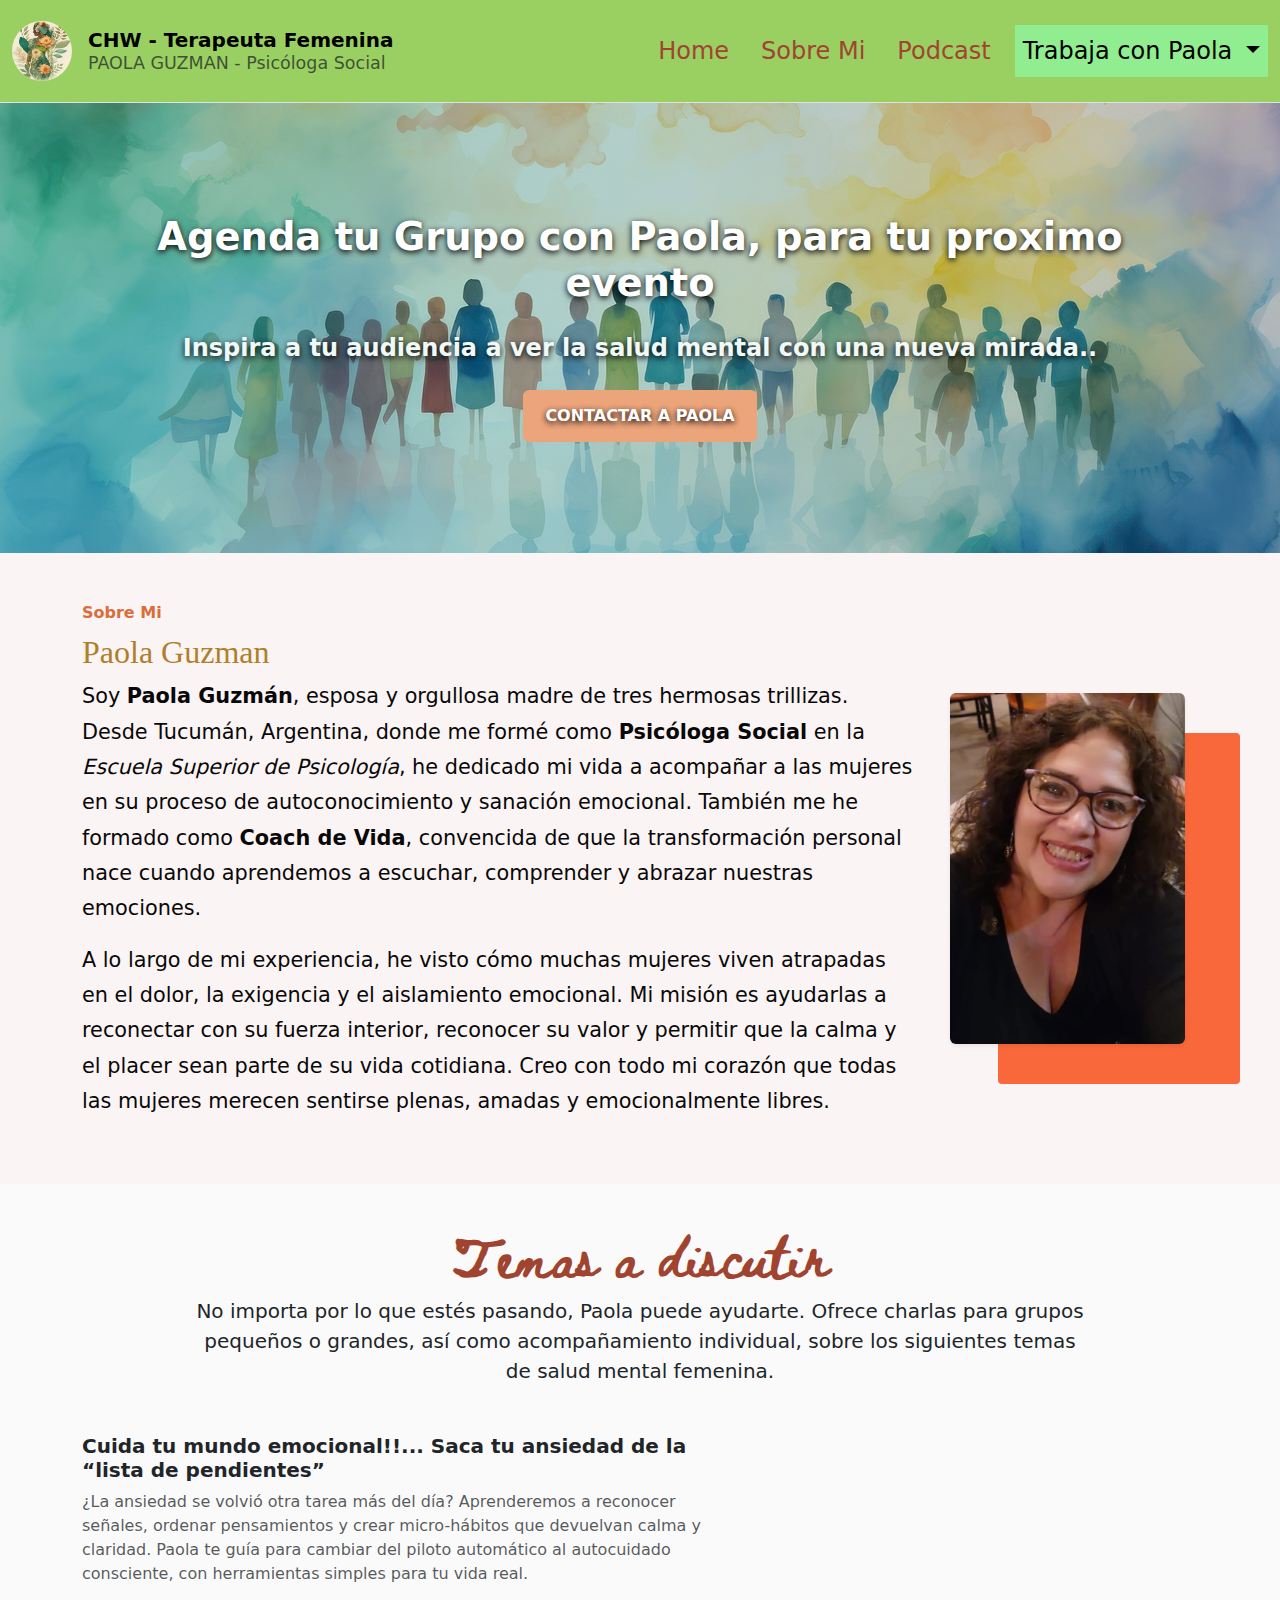
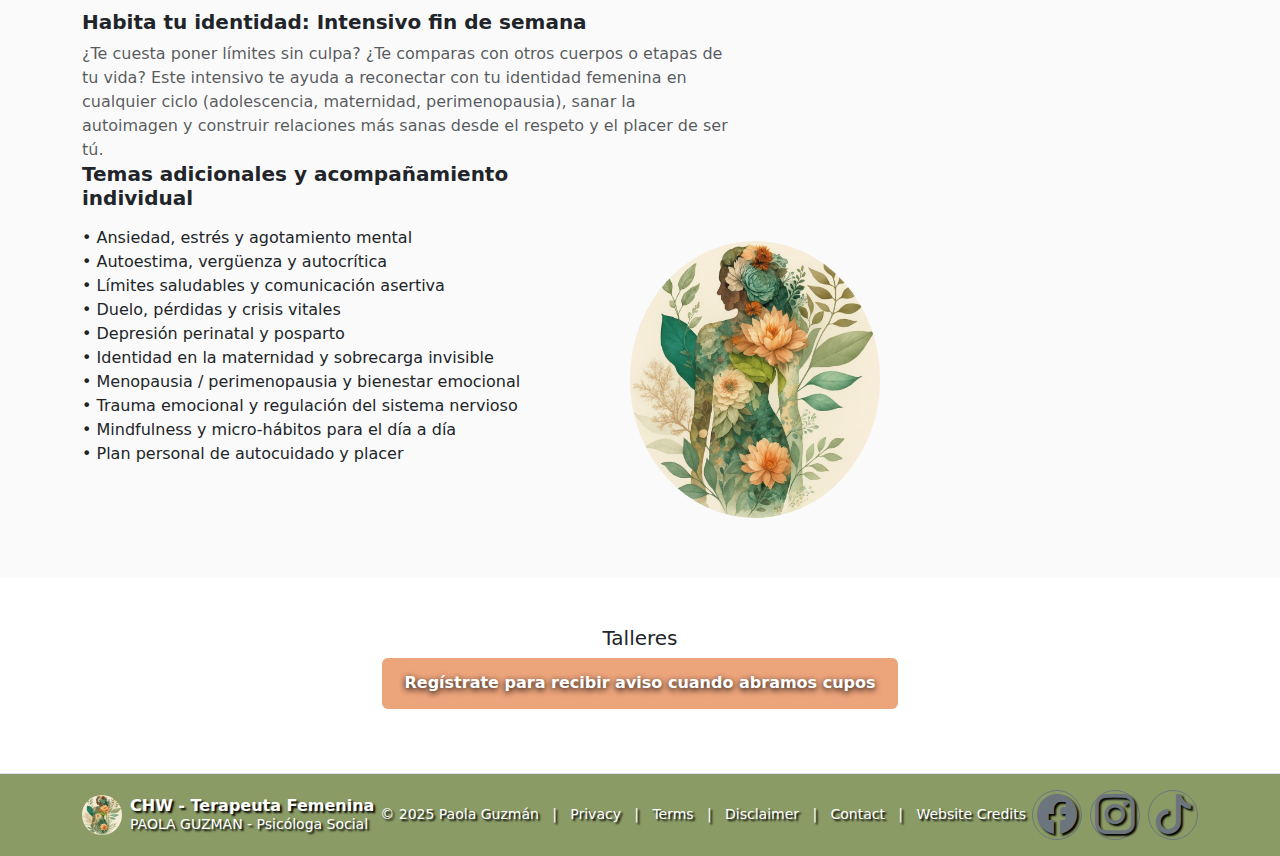
<file: sesiongrupal.html>
<!DOCTYPE html>
<html lang="en">

<head>
    <meta charset="UTF-8">
    <meta name="viewport" content="width=device-width, initial-scale=1.0">
    <title>Paola Guzman - Psicologa Social</title>
    <!-- Bootstrap 5 -->
    <link href="https://cdn.jsdelivr.net/npm/bootstrap@5.3.3/dist/css/bootstrap.min.css" rel="stylesheet">
    <link href="https://fonts.googleapis.com/css2?family=Beth+Ellen&family=Permanent+Marker&display=swap"
        rel="stylesheet">
    <link href="https://cdn.jsdelivr.net/npm/bootstrap-icons@1.11.3/font/bootstrap-icons.css" rel="stylesheet">
    <link rel="preconnect" href="https://fonts.googleapis.com">
    <link rel="preconnect" href="https://fonts.gstatic.com" crossorigin>
    <link href="https://fonts.googleapis.com/css2?family=Permanent+Marker&family=Shadows+Into+Light&display=swap"
        rel="stylesheet">
    <link href="https://fonts.googleapis.com/css2?family=Beth+Ellen&display=swap" rel="stylesheet">
    <link rel="stylesheet" href="styles/style.css">
    <link rel="icon" type="image/jpg" href="images/PsicologiaPao-icon.jpg">
</head>

<body>

    <header>
        <nav class="navbar navbar-expand-lg navbar-light border-bottom sticky-top barra-nav">
            <div class="container-fluid">
                <button class="navbar-toggler" type="button" data-bs-toggle="collapse" data-bs-target="#mainNav">
                    <span class="navbar-toggler-icon"></span>
                </button>
                <a class="navbar-brand d-flex align-items-center gap-3" href="#">
                    <img src="images/PsicologiaPao-icon.jpg" alt="Logo" class="rounded-circle logo">
                    <div class="d-flex flex-column lh-sm">
                        <span class="fw-bold">CHW - Terapeuta Femenina</span>
                        <span class="text-muted small">PAOLA GUZMAN - Psicóloga Social</span>
                    </div>
                </a>
                <div id="mainNav" class="collapse navbar-collapse">
                    <ul class="navbar-nav ms-auto align-items-lg-center gap-lg-3">
                        <li class="nav-item"><a class="nav-link" href="index.html">Home</a></li>
                        <li class="nav-item"><a class="nav-link" href="sobremi.html">Sobre Mi</a></li>
                        <li class="nav-item"><a class="nav-link" href="podcast.html">Podcast</a></li>
                        <li class="nav-item dropdown">
                            <a class="nav-link active dropdown-toggle" href="trabajaconPaola.html" data-bs-toggle="dropdown"
                                id="menuPaola" role="button" aria-expanded="false">
                                Trabaja con Paola
                            </a>
                            <ul class="dropdown-menu" aria-labelledby="menuPaola">
                                <li><a class="dropdown-item" href="sesionprivada.html">Sesion Privada</a></li>
                                <li><a class="dropdown-item" href="sesiongrupal.html">Session Grupal</a></li>
                                <li><a class="dropdown-item" href="taller">Taller la Niña</a></li>
                            </ul>
                        </li>
                    </ul>
                </div>
            </div>
        </nav>
    </header>

    <main>
        <!-- HERO: full background image with gradient and overlay -->
        <section
            class="hero-grupal position-relative d-flex align-items-center justify-content-center text-center text-white">
            <div class="overlay"></div>

            <div class="container position-relative">
                <div class="hero-content">
                    <h1 class="fw-bold mb-4">Agenda tu Grupo con Paola, para tu proximo evento</h1>
                    <p class="lead mb-4">
                        Inspira a tu audiencia a ver la salud mental con una nueva mirada..
                    </p>
                    <a href="#contacto" class="btn btn-cta">
                        CONTACTAR A PAOLA
                    </a>
                </div>
            </div>
        </section>
        <section class="about-section py-5">
            <div class="container">
                <div class="row align-items-center">
                    <!-- Left column: Text -->
                    <div class="col-lg-9 about-text">
                        <p class="fw-semibold mb-2 sobre-mi">Sobre Mi</p>
                        <h2 class="paola-name">Paola Guzman</h2>
                        <p class="about-paragrah">
                            Soy <strong>Paola Guzmán</strong>, esposa y orgullosa madre de tres hermosas trillizas.
                            Desde Tucumán, Argentina, donde me formé como <strong>Psicóloga Social</strong> en la
                            <em>Escuela Superior de Psicología</em>, he dedicado mi vida a acompañar a las mujeres
                            en su proceso de autoconocimiento y sanación emocional.
                            También me he formado como <strong>Coach de Vida</strong>, convencida de que la
                            transformación personal
                            nace cuando aprendemos a escuchar, comprender y abrazar nuestras emociones.
                        </p>
                        <p class="about-paragrah">
                            A lo largo de mi experiencia, he visto cómo muchas mujeres viven atrapadas en el dolor,
                            la exigencia y el aislamiento emocional. Mi misión es ayudarlas a reconectar con su fuerza
                            interior,
                            reconocer su valor y permitir que la calma y el placer sean parte de su vida cotidiana.
                            Creo con todo mi corazón que todas las mujeres merecen sentirse plenas, amadas y
                            emocionalmente libres.
                        </p>
                    </div>
                    <!-- Right column: Image with accent background -->
                    <div class="col-lg-3 text-center position-relative about-image">
                        <div class="about-accent"></div>
                        <img src="images/PaolaWeb.jpg" alt="Paola Guzman"
                            class="img-fluid rounded shadow-sm about-photo">
                    </div>
                </div>
            </div>
        </section>
        <section id="temas" class="topics-section py-6">
            <div class="container mt-5">

                <!-- Title + intro -->
                <div class="text-center mb-5">
                    <h2 class="display-6 fw-bold text-teal mb-3 topics-title">Temas a discutir</h2>
                    <p class="lead mx-auto" style="max-width: 900px;">
                        No importa por lo que estés pasando, Paola puede ayudarte. Ofrece charlas para grupos pequeños o
                        grandes,
                        así como acompañamiento individual, sobre los siguientes temas de <strong>salud mental
                            femenina</strong>.
                    </p>
                </div>

                <!-- LEFT: featured topics with descriptions -->
                <div class="col-lg-7">
                    <h3 class="h5 text-orange fw-bold mb-2">
                        Cuida tu mundo emocional!!... Saca tu ansiedad de la “lista de pendientes”
                    </h3>
                    <p class="mb-4 text-body-secondary">
                        ¿La ansiedad se volvió otra tarea más del día? Aprenderemos a reconocer señales,
                        ordenar pensamientos y crear micro-hábitos que devuelvan calma y claridad.
                        Paola te guía para cambiar del piloto automático al autocuidado consciente,
                        con herramientas simples para tu vida real.
                    </p>

                    <h3 class="h5 text-orange fw-bold mb-2">Habita tu identidad: Intensivo fin de semana</h3>
                    <p class="mb-0 text-body-secondary">
                        ¿Te cuesta poner límites sin culpa? ¿Te comparas con otros cuerpos o etapas de tu vida?
                        Este intensivo te ayuda a reconectar con tu identidad femenina en cualquier ciclo
                        (adolescencia, maternidad, perimenopausia), sanar la autoimagen y construir relaciones más
                        sanas desde el respeto y el placer de ser tú.
                    </p>
                </div>

                <!-- RIGHT: bulleted list -->
                <div class="col-lg-5">
                    <h4 class="h5 text-orange fw-bold mb-3">Temas adicionales y acompañamiento individual</h4>
                    <ul class="list-unstyled topics-list">
                        <li>• Ansiedad, estrés y agotamiento mental</li>
                        <li>• Autoestima, vergüenza y autocrítica</li>
                        <li>• Límites saludables y comunicación asertiva</li>
                        <li>• Duelo, pérdidas y crisis vitales</li>
                        <li>• Depresión perinatal y posparto</li>
                        <li>• Identidad en la maternidad y sobrecarga invisible</li>
                        <li>• Menopausia / perimenopausia y bienestar emocional</li>
                        <li>• Trauma emocional y regulación del sistema nervioso</li>
                        <li>• Mindfulness y micro-hábitos para el día a día</li>
                        <li>• Plan personal de autocuidado y placer</li>
                    </ul>
                </div>
                <img src="images/PsicologiaPao-icon.jpg" class="topic-logo" alt="Logo Paola Guzman">
            </div>
        </section>

        <!-- Below the hero -->
        <section id="taller" class="container my-5 text-center">
            <h2 class="h5">Talleres</h2>
            <p class="fw btn btn-cta">Regístrate para recibir aviso cuando abramos cupos</p>
        </section>

    </main>

    <footer class="border-top py-3 footer'bg">
        <div
            class="container d-flex flex-column flex-md-row align-items-center justify-content-between text-white footer-container">

            <!-- Left: Logo + Brand -->
            <a class="navbar-brand d-flex align-items-center gap-2 mb-3 mb-md-0" href="#">
                <img src="images/PsicologiaPao-icon.jpg" alt="Logo" class="rounded-circle"
                    style="width:40px; height:40px;">
                <div class="d-flex flex-column lh-sm">
                    <span class="fw-bold">CHW - Terapeuta Femenina</span>
                    <span class="small">PAOLA GUZMAN - Psicóloga Social</span>
                </div>
            </a>

            <!-- Middle: Links -->
            <div class="small mb-3 mb-md-0 text-white">
                © 2025 Paola Guzmán &nbsp; | &nbsp;
                <a href="#" class="text-decoration-none text-white">Privacy</a> &nbsp; | &nbsp;
                <a href="#" class="text-decoration-none text-white">Terms</a> &nbsp; | &nbsp;
                <a href="#" class="text-decoration-none text-white">Disclaimer</a> &nbsp; | &nbsp;
                <a href="#" class="text-decoration-none text-white">Contact</a> &nbsp; | &nbsp;
                <a href="#" class="text-decoration-none text-white">Website Credits</a>
            </div>

            <!-- Right: Social icons -->
            <div class="d-flex gap-2">
                <a href="#"
                    class="btn btn-outline-secondary btn-md rounded-circle d-flex align-items-center justify-content-center social-facebook"
                    style="width:50px; height:50px;">
                    <i class="bi bi-facebook fs-1"></i>
                </a>
                <a href="#"
                    class="btn btn-outline-secondary btn-md rounded-circle d-flex align-items-center justify-content-center social-instagram"
                    style="width:50px; height:50px;">
                    <i class="bi bi-instagram fs-1"></i>
                </a>
                <a href="#"
                    class="btn btn-outline-secondary btn-md rounded-circle d-flex align-items-center justify-content-center social-instagram"
                    style="width:50px; height:50px;">
                    <i class="bi bi-tiktok fs-1"></i>
                </a>
            </div>

        </div>
    </footer>

    <!-- Bootstrap JS -->
    <script src="https://cdn.jsdelivr.net/npm/bootstrap@5.3.3/dist/js/bootstrap.bundle.min.js"></script>

    <!-- Optional: click handler for slots (replace with your booking link) -->
    <script>
        document.querySelectorAll('.pg-slot').forEach(btn => {
            btn.addEventListener('click', () => {
                // Replace with your real checkout URL:
                // window.location.href = 'https://tu-enlace-de-reserva.com?hora=' + encodeURIComponent(btn.textContent.trim());
                alert('Reserva para: ' + btn.textContent.trim());
            });
        });
    </script>

</body>

</html>
</file>
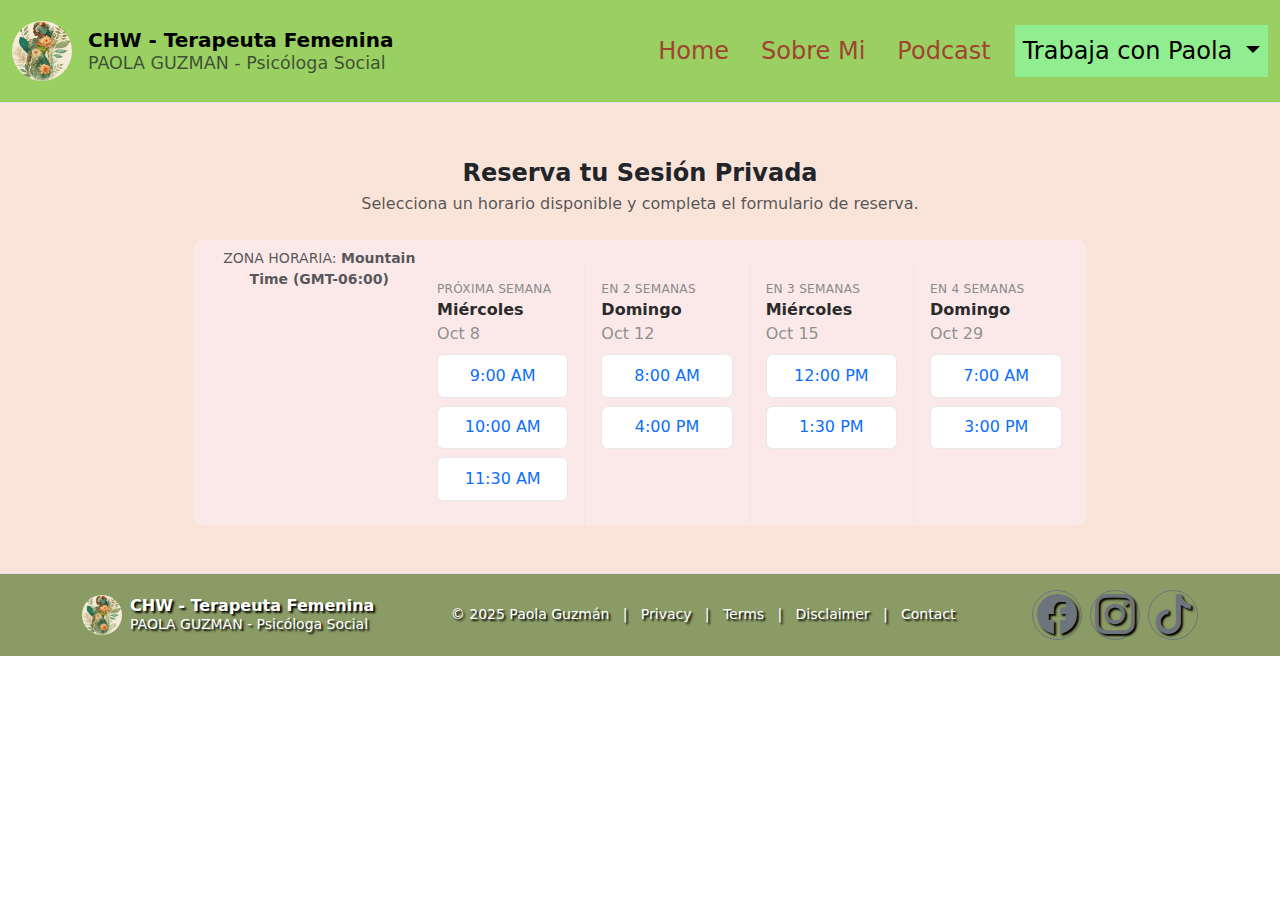
<file: sesionprivada.html>
<!DOCTYPE html>
<html lang="en">

<head>
  <meta charset="UTF-8">
  <meta name="viewport" content="width=device-width, initial-scale=1.0">
  <title>Paola Guzman - Sesión Privada</title>

  <!-- Meta Open Graph -->
  <meta property="og:title" content="Paola Guzman - Sesión Privada con Paola">
  <meta property="og:description" content="Reserva tu sesión privada con Paola Guzmán. Bienestar emocional y acompañamiento personalizado.">
  <meta property="og:image" content="https://psicologiapaola.netlify.app/images/paolaWeb2.jpg">
  <meta property="og:url" content="https://psicologiapaola.netlify.app/sesionprivada.html">
  <meta property="og:type" content="website">
  <meta property="og:locale" content="en_US">

  <!-- Meta SEO -->
  <meta name="description" content="Reserva tu sesión privada con Paola Guzmán, Psicóloga Social y Terapeuta Femenina.">
  <meta name="keywords" content="Psicología Social, Bienestar, Terapia, Sesión Privada, Paola Guzmán, Salud mental femenina">
  <meta name="author" content="Paola Guzmán">
  <meta name="robots" content="index, follow">

  <!-- Bootstrap & Fonts -->
  <link href="https://cdn.jsdelivr.net/npm/bootstrap@5.3.3/dist/css/bootstrap.min.css" rel="stylesheet">
  <link href="https://cdn.jsdelivr.net/npm/bootstrap-icons@1.11.3/font/bootstrap-icons.css" rel="stylesheet">
  <link href="https://fonts.googleapis.com/css2?family=Beth+Ellen&family=Permanent+Marker&display=swap" rel="stylesheet">
  <link rel="stylesheet" href="styles/style.css">
  <link rel="icon" type="image/jpg" href="images/PsicologiaPao-icon.jpg">

  <!-- Script de reservas -->
  <script src="scripts/bookpriv.js" defer></script>
</head>

<body>
  <!-- ======= NAVBAR ======= -->
  <header>
    <nav class="navbar navbar-expand-lg navbar-light border-bottom sticky-top barra-nav">
      <div class="container-fluid">
        <button class="navbar-toggler" type="button" data-bs-toggle="collapse" data-bs-target="#mainNav">
          <span class="navbar-toggler-icon"></span>
        </button>

        <a class="navbar-brand d-flex align-items-center gap-3" href="index.html">
          <img src="images/PsicologiaPao-icon.jpg" alt="Logo" class="rounded-circle logo">
          <div class="d-flex flex-column lh-sm">
            <span class="fw-bold">CHW - Terapeuta Femenina</span>
            <span class="text-muted small">PAOLA GUZMAN - Psicóloga Social</span>
          </div>
        </a>

        <div id="mainNav" class="collapse navbar-collapse">
          <ul class="navbar-nav ms-auto align-items-lg-center gap-lg-3">
            <li class="nav-item"><a class="nav-link" href="index.html">Home</a></li>
            <li class="nav-item"><a class="nav-link" href="sobremi.html">Sobre Mi</a></li>
            <li class="nav-item"><a class="nav-link" href="podcast.html">Podcast</a></li>
            <li class="nav-item dropdown">
              <a class="nav-link active dropdown-toggle" href="#" data-bs-toggle="dropdown" id="menuPaola" role="button"
                aria-expanded="false">
                Trabaja con Paola
              </a>
              <ul class="dropdown-menu" aria-labelledby="menuPaola">
                <li><a class="dropdown-item" href="sesionprivada.html">Sesión Privada</a></li>
                <li><a class="dropdown-item" href="sesiongrupal.html">Sesión Grupal</a></li>
                <li><a class="dropdown-item" href="talleres.html">Talleres</a></li>
                <li><a class="dropdown-item" href="form-talleres.html">Inscripción Talleres</a></li>
              </ul>
            </li>
          </ul>
        </div>
      </div>
    </nav>
  </header>

  <!-- ======= MAIN ======= -->
  <main class="py-5">

    <section class="text-center mb-4">
      <h1 class="h4 fw-bold mt-2 mb-1">Reserva tu Sesión Privada</h1>
      <p class="text-muted">Selecciona un horario disponible y completa el formulario de reserva.</p>
    </section>

    <div class="container">
      <!-- GRID DE HORARIOS -->
      <section class="pg-board px-3 mt-3">
        <div class="text-center small text-muted pt-2">
          ZONA HORARIA: <span class="fw-semibold">Mountain Time (GMT-06:00)</span>
        </div>

        <div class="row row-cols-1 row-cols-lg-4 g-3 mt-2">
          <div class="col pg-col">
            <div class="pg-week">Próxima semana</div>
            <div class="pg-day">Miércoles</div>
            <div class="pg-date mb-2">Oct 8</div>
            <button class="pg-slot btn btn-outline-primary w-100 mb-2">9:00 AM</button>
            <button class="pg-slot btn btn-outline-primary w-100 mb-2">10:00 AM</button>
            <button class="pg-slot btn btn-outline-primary w-100 mb-2">11:30 AM</button>
          </div>

          <div class="col pg-col">
            <div class="pg-week">En 2 semanas</div>
            <div class="pg-day">Domingo</div>
            <div class="pg-date mb-2">Oct 12</div>
            <button class="pg-slot btn btn-outline-primary w-100 mb-2">8:00 AM</button>
            <button class="pg-slot btn btn-outline-primary w-100 mb-2">4:00 PM</button>
          </div>

          <div class="col pg-col">
            <div class="pg-week">En 3 semanas</div>
            <div class="pg-day">Miércoles</div>
            <div class="pg-date mb-2">Oct 15</div>
            <button class="pg-slot btn btn-outline-primary w-100 mb-2">12:00 PM</button>
            <button class="pg-slot btn btn-outline-primary w-100 mb-2">1:30 PM</button>
          </div>

          <div class="col pg-col">
            <div class="pg-week">En 4 semanas</div>
            <div class="pg-day">Domingo</div>
            <div class="pg-date mb-2">Oct 29</div>
            <button class="pg-slot btn btn-outline-primary w-100 mb-2">7:00 AM</button>
            <button class="pg-slot btn btn-outline-primary w-100 mb-2">3:00 PM</button>
          </div>
        </div>
      </section>

      <!-- FORMULARIO DE RESERVA (oculto hasta seleccionar horario) -->
      <div id="bookingFormContainer" class="mt-5 px-3" style="display: none;">
        <div class="card shadow-sm">
          <div class="card-body">
            <h5 class="fw-bold mb-3 text-center">Completa tu Reserva</h5>

            <form id="bookingForm" action="https://api.web3forms.com/submit" method="POST">
              <input type="hidden" name="access_key" value="ad5980f2-328d-4ff7-b0ca-d069a97b7ad1">

              <div class="row g-3">
                <div class="col-md-6">
                  <label for="nombre" class="form-label">Nombre y Apellido</label>
                  <input type="text" class="form-control" id="nombre" name="nombre" required>
                </div>

                <div class="col-md-6">
                  <label for="email" class="form-label">Email</label>
                  <input type="email" class="form-control" id="email" name="email" required>
                </div>

                <div class="col-md-6">
                  <label for="fecha" class="form-label">Fecha seleccionada</label>
                  <input type="text" class="form-control" id="fecha" name="fecha" readonly>
                </div>

                <div class="col-md-6">
                  <label for="hora" class="form-label">Hora seleccionada</label>
                  <input type="text" class="form-control" id="hora" name="hora" readonly>
                </div>

                <div class="col-12">
                  <label for="mensaje" class="form-label">Comentario (opcional)</label>
                  <textarea id="mensaje" name="mensaje" rows="3" class="form-control"
                    placeholder="Podés agregar un comentario o aclaración si lo deseas..."></textarea>
                </div>
              </div>

              <div class="d-flex justify-content-center mt-4">
                <button type="submit" class="btn btn-enviar">Confirmar Reserva</button>
              </div>
            </form>
          </div>
        </div>
      </div>

    </div>
  </main>

  <!-- ======= FOOTER ======= -->
  <footer class="border-top py-3 footer-bg">
    <div class="container d-flex flex-column flex-md-row align-items-center justify-content-between text-white footer-container">
      <a class="navbar-brand d-flex align-items-center gap-2 mb-3 mb-md-0" href="index.html">
        <img src="images/PsicologiaPao-icon.jpg" alt="Logo" class="rounded-circle" style="width:40px; height:40px;">
        <div class="d-flex flex-column lh-sm">
          <span class="fw-bold">CHW - Terapeuta Femenina</span>
          <span class="small">PAOLA GUZMAN - Psicóloga Social</span>
        </div>
      </a>

      <div class="small mb-3 mb-md-0 text-white">
        © 2025 Paola Guzmán &nbsp; | &nbsp;
        <a href="#" class="text-decoration-none text-white">Privacy</a> &nbsp; | &nbsp;
        <a href="#" class="text-decoration-none text-white">Terms</a> &nbsp; | &nbsp;
        <a href="#" class="text-decoration-none text-white">Disclaimer</a> &nbsp; | &nbsp;
        <a href="#" class="text-decoration-none text-white">Contact</a>
      </div>

      <div class="d-flex gap-2">
        <a href="#" class="btn btn-outline-secondary btn-md rounded-circle d-flex align-items-center justify-content-center"
          style="width:50px; height:50px;">
          <i class="bi bi-facebook fs-1"></i>
        </a>
        <a href="#" class="btn btn-outline-secondary btn-md rounded-circle d-flex align-items-center justify-content-center"
          style="width:50px; height:50px;">
          <i class="bi bi-instagram fs-1"></i>
        </a>
        <a href="#" class="btn btn-outline-secondary btn-md rounded-circle d-flex align-items-center justify-content-center"
          style="width:50px; height:50px;">
          <i class="bi bi-tiktok fs-1"></i>
        </a>
      </div>
    </div>
  </footer>

  <!-- Bootstrap JS -->
  <script src="https://cdn.jsdelivr.net/npm/bootstrap@5.3.3/dist/js/bootstrap.bundle.min.js"></script>

</body>
</html>
</file>
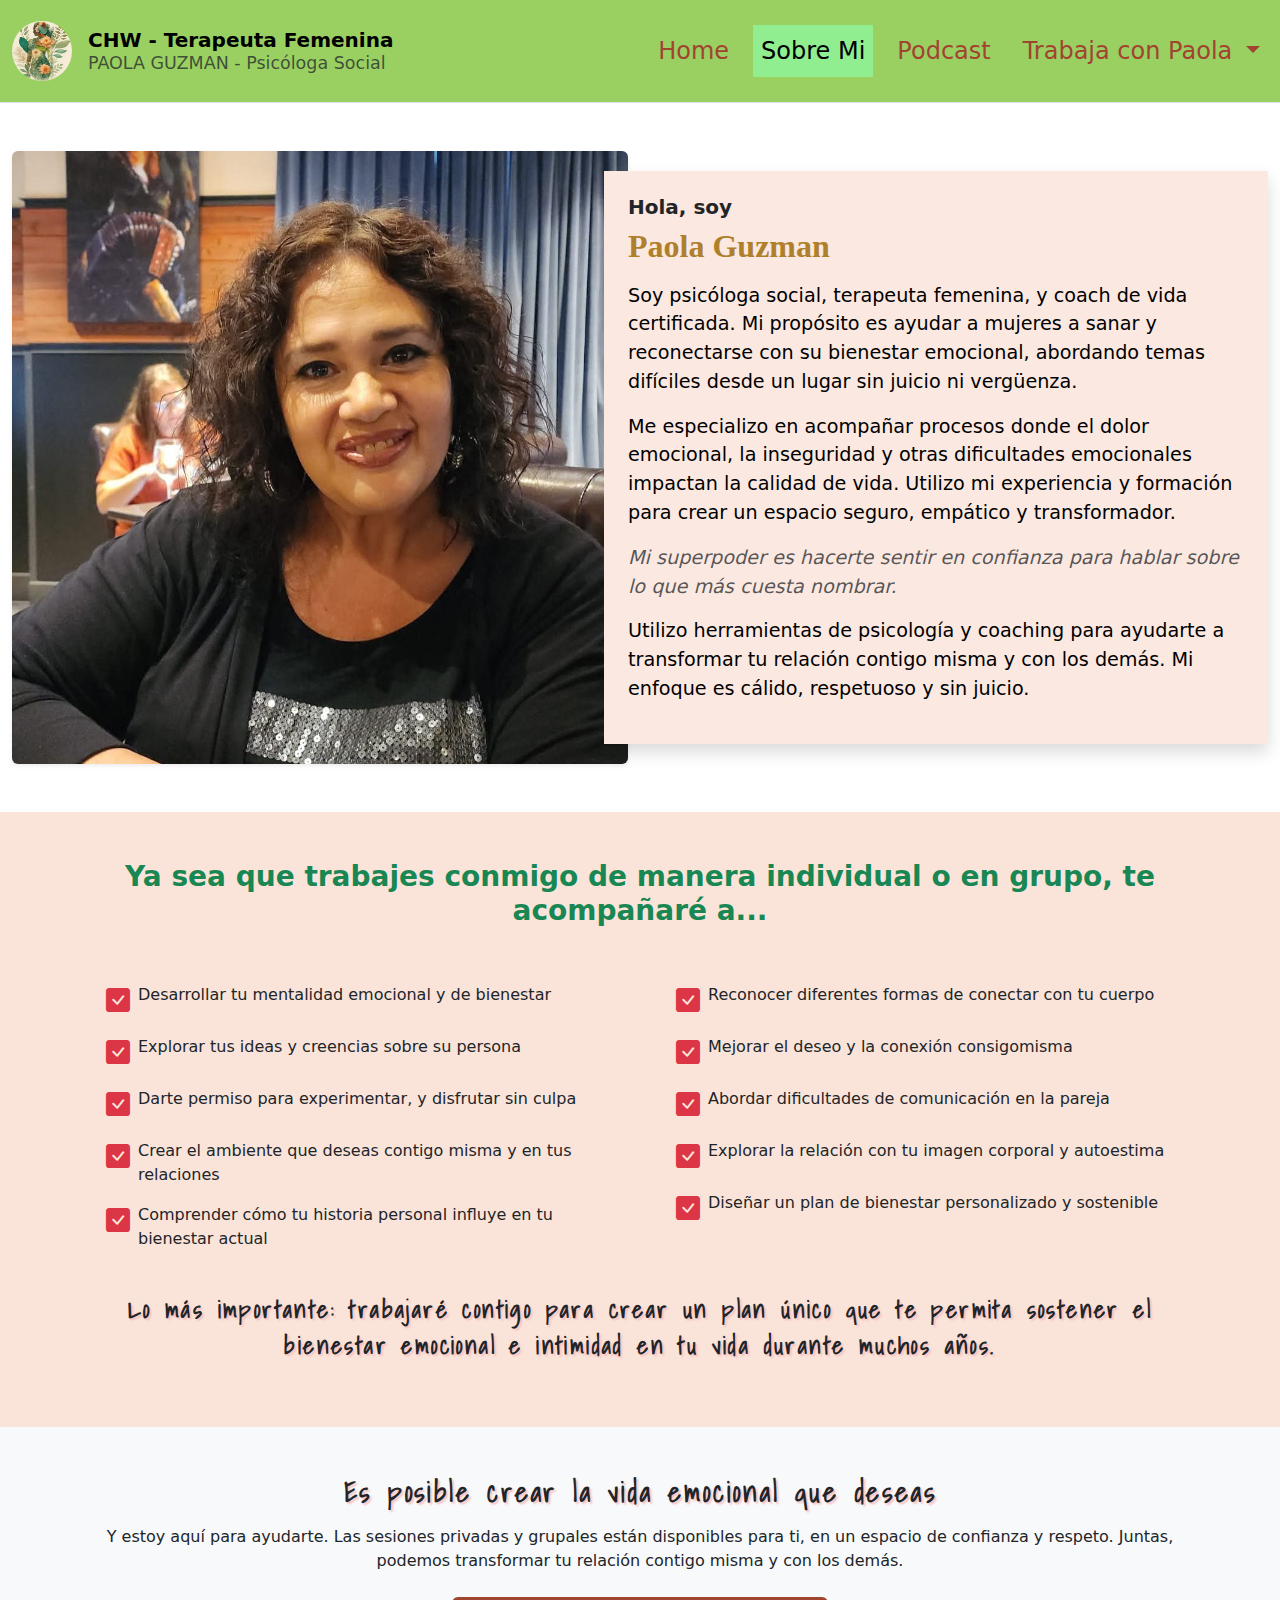
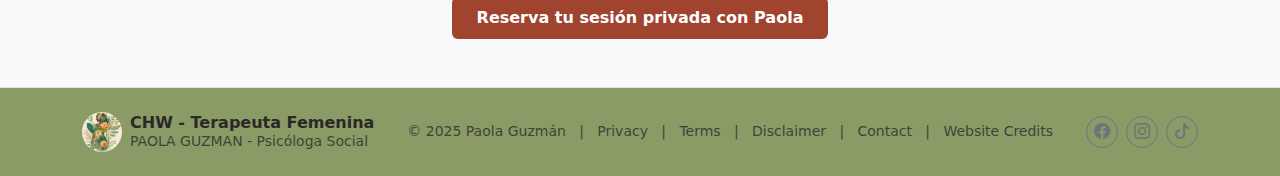
<file: sobremi.html>
<!DOCTYPE html>
<html lang="en">

<head>
  <meta charset="UTF-8">
  <meta name="viewport" content="width=device-width, initial-scale=1.0">
  <title>Paola Guzman - Psicologa Social</title>
  <!-- Bootstrap 5 -->
  <link href="https://cdn.jsdelivr.net/npm/bootstrap@5.3.3/dist/css/bootstrap.min.css" rel="stylesheet">
  <link href="https://fonts.googleapis.com/css2?family=Beth+Ellen&family=Permanent+Marker&display=swap" rel="stylesheet">
  <link href="https://cdn.jsdelivr.net/npm/bootstrap-icons@1.11.3/font/bootstrap-icons.css" rel="stylesheet">
  <link rel="preconnect" href="https://fonts.googleapis.com">
  <link rel="preconnect" href="https://fonts.gstatic.com" crossorigin>
  <link href="https://fonts.googleapis.com/css2?family=Permanent+Marker&family=Shadows+Into+Light&display=swap"
    rel="stylesheet">

  <link rel="stylesheet" href="styles/style.css">
  <link rel="icon" type="image/jpg" href="images/PsicologiaPao-icon.jpg">
</head>

<body>
  <header>
        <nav class="navbar navbar-expand-lg navbar-light border-bottom sticky-top barra-nav">
            <div class="container-fluid">
                <button class="navbar-toggler" type="button" data-bs-toggle="collapse" data-bs-target="#mainNav">
                    <span class="navbar-toggler-icon"></span>
                </button>
                <a class="navbar-brand d-flex align-items-center gap-3" href="#">
                    <img src="images/PsicologiaPao-icon.jpg" alt="Logo" class="rounded-circle logo">
                    <div class="d-flex flex-column lh-sm">
                        <span class="fw-bold">CHW - Terapeuta Femenina</span>
                        <span class="text-muted small">PAOLA GUZMAN - Psicóloga Social</span>
                    </div>
                </a>
                <div id="mainNav" class="collapse navbar-collapse">
                    <ul class="navbar-nav ms-auto align-items-lg-center gap-lg-3">
                        <li class="nav-item"><a class="nav-link" href="index.html">Home</a></li>
                        <li class="nav-item"><a class="nav-link active" href="sobremi.html">Sobre Mi</a></li>
                        <li class="nav-item"><a class="nav-link" href="podcast.html">Podcast</a></li>
                        <li class="nav-item dropdown">
                            <a class="nav-link dropdown-toggle" href="#" data-bs-toggle="dropdown" id="menuPaola"
                                role="button" aria-expanded="false">
                                Trabaja con Paola
                            </a>
                            <ul class="dropdown-menu" aria-labelledby="menuPaola">
                                <li><a class="dropdown-item" href="sesionprivada.html">Sesion Privada</a></li>
                                <li><a class="dropdown-item" href="#">Session Grupal</a></li>
                                <li><a class="dropdown-item" href="#">Taller la Niña</a></li>
                            </ul>
                        </li>
                    </ul>
                </div>
            </div>
        </nav>
  </header>
  <!-- About me -->
  <section class="about-me py-5 bg-white">
    <div class="container-fluid">
      <div class="row align-items-center">
        <div class="col-lg-6 mb-4 mb-lg-0">
          <img src="images/paolaweb3.jpg" alt="Paola Guzman" class="img-fluid rounded shadow-sm w-100">
        </div>
        <div class="col-lg-6">
          <div class="about-text-box p-4 shadow">
            <h5 class="fw-semibold">Hola, soy</h5>
            <h2 class="fw-bold mb-2"><span class="paola-name">Paola Guzman</span></h2>

            <p class="mt-3 fs">
              Soy psicóloga social, terapeuta femenina, y coach de vida certificada. Mi propósito es
              ayudar a
              mujeres a sanar y reconectarse con su bienestar emocional, abordando temas difíciles desde
              un
              lugar sin juicio ni vergüenza.
            </p>
            <p>
              Me especializo en acompañar procesos donde el dolor emocional, la inseguridad y otras
              dificultades emocionales impactan la calidad de vida. Utilizo mi experiencia y formación
              para
              crear un
              espacio seguro, empático y transformador.
            </p>
            <p class="fst-italic text-muted medium">Mi superpoder es hacerte sentir en confianza para hablar
              sobre lo que más cuesta nombrar.</p>
            <p>
              Utilizo herramientas de psicología y coaching para ayudarte a transformar tu relación
              contigo
              misma y con los demás. Mi enfoque es cálido, respetuoso y sin juicio.
            </p>
          </div>
        </div>
      </div>
    </div>
  </section>
  <section class="work-with-paola py-5">
    <div class="container">
      <div class="row mb-5">
        <div class="col text-center">
          <h3 class="fw-semibold text-success">
            Ya sea que trabajes conmigo de manera individual o en grupo, te acompañaré a...
          </h3>
        </div>
      </div>

      <div class="row">
        <!-- Left Column -->
        <div class="col-md-6">
          <ul class="list-unstyled ps-4">
            <li class="mb-3 d-flex">
              <i class="bi bi-check-square-fill text-danger me-2"></i>
              Desarrollar tu mentalidad emocional y de bienestar
            </li>
            <li class="mb-3 d-flex">
              <i class="bi bi-check-square-fill text-danger me-2"></i>
              Explorar tus ideas y creencias sobre su persona
            </li>
            <li class="mb-3 d-flex">
              <i class="bi bi-check-square-fill text-danger me-2"></i>
              Darte permiso para experimentar, y disfrutar sin culpa
            </li>
            <li class="mb-3 d-flex">
              <i class="bi bi-check-square-fill text-danger me-2"></i>
              Crear el ambiente que deseas contigo misma y en tus relaciones
            </li>
            <li class="mb-3 d-flex">
              <i class="bi bi-check-square-fill text-danger me-2"></i>
              Comprender cómo tu historia personal influye en tu bienestar actual
            </li>
          </ul>
        </div>

        <!-- Right Column -->
        <div class="col-md-6">
          <ul class="list-unstyled ps-4">
            <li class="mb-3 d-flex">
              <i class="bi bi-check-square-fill text-danger me-2"></i>
              Reconocer diferentes formas de conectar con tu cuerpo
            </li>
            <li class="mb-3 d-flex">
              <i class="bi bi-check-square-fill text-danger me-2"></i>
              Mejorar el deseo y la conexión consigomisma
            </li>
            <li class="mb-3 d-flex">
              <i class="bi bi-check-square-fill text-danger me-2"></i>
              Abordar dificultades de comunicación en la pareja
            </li>
            <li class="mb-3 d-flex">
              <i class="bi bi-check-square-fill text-danger me-2"></i>
              Explorar la relación con tu imagen corporal y autoestima
            </li>
            <li class="mb-3 d-flex">
              <i class="bi bi-check-square-fill text-danger me-2"></i>
              Diseñar un plan de bienestar personalizado y sostenible
            </li>
          </ul>
        </div>
      </div>

      <!-- Bottom Highlight Text -->
      <div class="row mt-4">
        <div class="col text-center">
          <p class="fw-semibold text-important">
            Lo más importante: trabajaré contigo para crear un plan único que te permita
            sostener el bienestar emocional e intimidad en tu vida durante muchos años.
          </p>
        </div>
      </div>
    </div>
  </section>

  <section>
    <section class="about-cta py-5 bg-light">
      <div class="container text-center">
        <h3 class="fw-bold mb-3 text-handwrite">
          Es posible crear la vida emocional que deseas
        </h3>
        <p class="mb-4">
          Y estoy aquí para ayudarte. Las sesiones privadas y grupales están disponibles para ti,
          en un espacio de confianza y respeto. Juntas, podemos transformar tu relación contigo misma
          y con los demás.
        </p>
        <a href="#" class="btn px-4 py-2 fw-semibold btn-reserva">
          Reserva tu sesión privada con Paola
        </a>
      </div>
    </section>

  </section>
  <footer class="border-top py-4 footer bg">
    <div class="container d-flex flex-column flex-md-row align-items-center justify-content-between">

      <!-- Left: Logo + Brand -->
      <a class="navbar-brand d-flex align-items-center gap-2 mb-3 mb-md-0" href="#">
        <img src="images/PsicologiaPao-icon.jpg" alt="Logo" class="rounded-circle" style="width:40px; height:40px;">
        <div class="d-flex flex-column lh-sm">
          <span class="fw-bold">CHW - Terapeuta Femenina</span>
          <span class="text-muted small">PAOLA GUZMAN - Psicóloga Social</span>
        </div>
      </a>

      <!-- Middle: Links -->
      <div class="text-muted small mb-3 mb-md-0">
        © 2025 Paola Guzmán &nbsp; | &nbsp;
        <a href="#" class="text-decoration-none text-muted">Privacy</a> &nbsp; | &nbsp;
        <a href="#" class="text-decoration-none text-muted">Terms</a> &nbsp; | &nbsp;
        <a href="#" class="text-decoration-none text-muted">Disclaimer</a> &nbsp; | &nbsp;
        <a href="#" class="text-decoration-none text-muted">Contact</a> &nbsp; | &nbsp;
        <a href="#" class="text-decoration-none text-muted">Website Credits</a>
      </div>

      <!-- Right: Social icons -->
      <div class="d-flex gap-2">
        <a href="#"
          class="btn btn-outline-secondary btn-md rounded-circle d-flex align-items-center justify-content-center"
          style="width:32px; height:32px;">
          <i class="bi bi-facebook"></i>
        </a>
        <a href="#"
          class="btn btn-outline-secondary btn-md rounded-circle d-flex align-items-center justify-content-center"
          style="width:32px; height:32px;">
          <i class="bi bi-instagram"></i>
        </a>
        <a href="#"
          class="btn btn-outline-secondary btn-md rounded-circle d-flex align-items-center justify-content-center"
          style="width:32px; height:32px;">
          <i class="bi bi-tiktok"></i>
        </a>
      </div>

    </div>
  </footer>


  <!-- script the bootstrp -->
  <script src="https://cdn.jsdelivr.net/npm/bootstrap@5.3.3/dist/js/bootstrap.bundle.min.js"></script>
</body>

</html>
</file>
<file: styles/style.css>
:root {
  --primary-color: blue;
  --secondary-color: white;
  --text-color: black;
  --background-color: lightblue;
  --color-teal-profundo: #2F6F68;
  --color-verde-esmeralda: #6BAE9F;
  --color-verde-oliva: #8A9B65;
  --color-dusty-blue: #7AA5A2;
  --color-durazno: #ECA47B;
  --color-terracota: #D96E3B;
  --color-beige-fondo: #F4EFE5;
  --color-marron-tierra: #5A4032;
  --color-dark-red: #a04430;
  --pg-brand: #9ad061;
  --pg-border: #e8e8e8; /* pastel green used across trabaja con Paola site */
  --hero-teal: #0f9e9a; /* sesion grupal-teal panel color */
  --hero-cta: #f9683a; /* sesion grupal-orange button */
  
}

.active {
  color: var(--primary-color);
  background-color: lightgreen;
}

body {
  margin: 0;
}

.barra-nav {
  background-color: #9ad061;
  padding-top: 1em;
  padding-bottom: 1em;
}

.nav-link {
  color: var(--color-dark-red);
  font-size: 1.5em;
}

.logo {
  width: 60px;
  height: 60px;
}

.hero-container {
  max-width: 100%;
  background-color: var(--color-beige-fondo);
}

.hero-text-container {
  padding-left: 10em;
}

.slogan {
  font-family: "Beth Ellen", cursive;
  font-weight: 400;
  font-style: normal;
  font-size: 1.9em;
  color: var(--color-dark-red);
}

h2 {
  color: var(--color-dark-red);
}

.hero-photo {
  position: relative;
  display: inline-block;
  overflow: hidden;
  background: #e1bcbc;
}

.hero-photo img,
.podcast-hero-img {
  display: block;
  height: 500px;
  max-width: 100%;
  /* Fade from fully visible (right) to transparent (left) */
  -webkit-mask-image: linear-gradient(to left,
      rgba(0, 0, 0, 1) 90%,
      rgba(0, 0, 0, 0) 100%);
  -webkit-mask-repeat: no-repeat;
  -webkit-mask-size: 100% 100%;
  mask-image: linear-gradient(to left,
      rgba(0, 0, 0, 1) 90%,
      rgba(0, 0, 0, 0) 100%);
  mask-repeat: no-repeat;
  mask-size: 100% 100%;

}

.hero-photo::after {
  /* Degradado encima */
  content: "";
  position: absolute;
  top: 0;
  left: 0;
  width: 100%;
  height: 100%;
  background: linear-gradient(to left, rgba(255, 255, 255, 0) 60%, #F4EFE5 100%);

}

/* Gradient background for the feature row */
.feature-gradient {
  background: linear-gradient(to right,
      #e6c3c0 0%,
      /* coral / reddish on the left */
      #609b45 50%,
      /* soft pink in the middle */
      #6fb077 100%
      /* light pastel pink on the right */
    );
  color: #fff;
  /* make text white for contrast */
}

.feature-gradient p,
.feature-gradient a {
  color: #fdfcfc !important;
}

.feature-gradient a.btn {
  background-color: rgba(114, 119, 14, 0.605);
  border: none;
  color: #fff;
}

.feature-gradient a.btn:hover {
  background-color: rgba(255, 255, 255, 0.4);
}

.border-top {
  background-color: var(--color-verde-oliva);
  color: #2c2828;
  /* dark text for contrast */
}

/* Testimonials look & spacing */
.testimonial-card {
  position: relative;
}

.testimonial-card .quote-mark {
  font-size: 2rem;
  line-height: 1;
  vertical-align: baseline;
  opacity: .35;
}

/* TestimonialMake indicators subtle and aligned */

#testimonialsCarousel .carousel-indicators [data-bs-target] {
  width: 10px;
  height: 10px;
  border-radius: 50%;
}

#testimonialsCarousel .carousel-indicators {
  bottom: -2rem;
}

.social-facebook:hover {
  color: var(--primary-color);
}

.social-instagram:hover {
  color: var(--color-dark-red);
}

.social-tiktok:hover {
  color: red;
}

.footer-container {
  text-shadow: 2px 2px 2px black;
}

/* about page "sobre mi" */

.permanent-marker-regular {
  font-family: "Permanent Marker", cursive;
  font-weight: 400;
  font-style: normal;
}

.paola-name {
  font-family: 'Permanent Marker', cursive;
  color: #af802b;
  /* optional highlight color */
  font-size: 1.4em;
}

.about-text-box {
  position: relative;
  background: #fbe8e0;
  z-index: 2;
  margin-left: -3rem;

}

.about-text-box p {
  font-size: 1.2em;
  color: black;
}

/* work with paola */
.work-with-paola i {
  font-size: 1.5rem;
  color: #e26d5a;
}

.py-5 {
  background-color: #fae4d9;
}

.text-handwrite {
  font-family: "Shadows Into Light", cursive;
  font-weight: 400;
  font-style: normal;
  letter-spacing: .1em;
  text-shadow: 2px 2px 2px rgb(248, 192, 192);
}

.btn-reserva {
  background-color: var(--color-dark-red);
  color: white;
}

.btn-reserva:hover {
  background-color: var(--color-durazno);
  border: 1.5px solid var(--color-dark-red);
}

.text-important {
  font-family: "Shadows Into Light", cursive;
  font-weight: 300;
  font-style: normal;
  letter-spacing: .1em;
  text-shadow: 2px 2px 2px rgb(248, 192, 192);
  font-size: 1.5em;
}

/* Podcast Two columns, full width */

.podcast-title {
  font-family: 'Permanent Marker', cursive;
}

.podcast-left {
  background: linear-gradient(to podcast-left, #d9e8ef 90%, transparent 10%);
  min-height: 100%;
  padding: 60px 40px;
  text-align: center;
}

.podcast-hero-img {
  max-height: 300px;
  /* Adjust as needed */
  width: 100%;
  display: block;
  object-position: center 30%;
}

.bg-pastel-green {
  background-color: #effaef;

}

.card-img-top {
  height: 220px;
  object-fit: cover;
}

/* TRABAJA CON PAOLA*/
.pg-lotus {
  width: 128px;
  height: 128px;
  display: inline-block;
  filter: drop-shadow(0 2px 2px rgba(0, 0, 0, .06));
}

.pg-subtle {
  color: #7d7d7d;
}

.pg-card {
  background: #fff;
  border: 1px solid var(--pg-border);
  border-radius: .5rem;
}

.pg-photo {
  width: 120px;
  height: 120px;
  object-fit: cover;
  border-radius: .5rem;
}

.pg-board {
  background: #fbe9e9;
  border-radius: .5rem;
  max-width: 80%;
  display: flex;
  justify-content: center;
  margin: 0 auto;
}

.pg-col {
  padding: 1rem;
  border-right: 1px solid var(--pg-border);
}

.pg-col:last-child {
  border-right: none;
}

.pg-week {
  text-transform: uppercase;
  font-size: .76rem;
  color: #8a8a8a;
  letter-spacing: .02em;
}

.pg-day {
  font-weight: 600;
  color: #2b2b2b;
}

.pg-date {
  color: #909090;
}

.pg-slot {
  width: 100%;
  margin-bottom: .6rem;
  border: 1px solid var(--pg-border);
  background: #fff;
  border-radius: .4rem;
  padding: .55rem .75rem;
  font-weight: 500;
  transition: .15s;
}

.pg-slot:hover {
  border-color: var(--pg-brand);
  box-shadow: 0 0 0 .2rem rgba(154, 208, 97, .15);
  transform: translateY(-1px);
}

.pg-powered {
  color: #9a9a9a;
  font-size: .85rem;
}

/* sesiones*/

.sesion-detail {
  background-color: var(--color-beige-fondo);
  padding-bottom: 2%;
  font-size: 1.5em;
}


@media (max-width: 991.98px) {
  .pg-col {
    border-right: none;
    border-bottom: 1px solid var(--pg-border);
  }

  .pg-col:last-child {
    border-bottom: none;
  }
}

/* sesion grupal*/

 /* HERO full background with opacity overlay */
.hero-grupal {
  background-image: url('../images/grupalPaoWeb.jpg'); /* ✅images/ folder */
  background-size: cover;
  background-position: center;
  background-repeat: no-repeat;
  min-height: 50vh; /* taller hero section */
  position: relative;
  color: #fff;
}

/* Gradient + opacity overlay */
.hero-grupal .overlay {
  position: absolute;
  inset: 0;
  background: linear-gradient(
    to right,
    rgba(15, 158, 154, 0.7),
    rgba(0, 0, 0, 0.3)
  );
  opacity: 0.60; /* adjust strength of overlay */
  z-index: 1;
}

/* Content styling */
.hero-grupal .hero-content {
  position: relative;
  z-index: 2; /* places text above overlay */
  margin: 0 auto;
}

.hero-grupal h1 {
  font-size: clamp(1.8rem, 3vw, 3rem);
  font-weight: 800;
  text-shadow: 0 2px 6px rgba(0, 0, 0, 0.995);
}

.hero-grupal p {
  color: #f0f9f8;
  text-shadow: 0 2px 6px rgba(0, 0, 0, 0.995);
  font-weight: 600;
  font-size: 1.5em;
}

/* CTA Button */
.btn-cta {
  background-color: var(--color-durazno);
  border: none;
  color: white;
  font-weight: 700;
  padding: 0.85rem 1.4rem;
  border-radius: 6px;
  transition: all 0.2s ease;
  text-shadow: 0 2px 6px rgba(0, 0, 0, 0.995);
}

.btn-cta:hover {
  background-color: #fa7d4e;
  transform: translateY(-2px);
}

/* Sobre Mi and picture */

.about-section {
  background-color: #fbf4f4;
  
}

.about-paragrah  {
  font-size: 1.3rem;
  line-height: 1.7;
  color: #090808;
}

.paola-name {
  font-size: 2rem;
}

.about-image img {
  width: 90%;            /* ✅ shrink the image */
  max-width: 350px;      /* ✅ sets a size limit */
  height: auto;
  border-radius: 6px;
}

.about-image img:hover {
  transform: scale(1.03);
}

.about-photo:hover {
  transform: scale(1.02);
}

.about-image {
  position: relative;
}

.about-accent {
  position: absolute;
  bottom: -40px;
  right: -30px;
  width: 85%;
  height: 100%;
  background-color: var(--hero-cta); /* soft pastel accent */
  z-index: 0;
  border-radius: 4px;
}

.about-photo {
  position: relative;
  z-index: 1;
  border-radius: 6px;
  max-width: 100%;
  height: auto;
  transition: transform 0.3s ease;
}

/* Temas a discutir */
.topics-section {
  background: #fafafa;
  position: relative;
  overflow: hidden;
  padding-bottom: 6rem;
}

.topic-logo {
  position: absolute;
  z-index: 0;
  bottom: 60px;
  right: 400px;
  width: 250px;
  height: auto;
  border-radius: 50%;
}

.sobre-mi {
  color: #D96E3B;
}

.topics-title {
  font-family: "Beth Ellen", cursive;
}

.btn-enviar {
  background-color: var(--color-dark-red);
  color: white;
}


/* background form-talleres */

.form-talleres {
  background: 
    linear-gradient(rgba(255, 255, 255, 0.85), rgba(255, 255, 255, 0.85)),
    url("images/groupPaoWeb.jpg") center / cover no-repeat;
  background-attachment: fixed; /* optional: keeps it steady on scroll */
  padding-top: 3rem;
  padding-bottom: 3rem;
}
</file>
